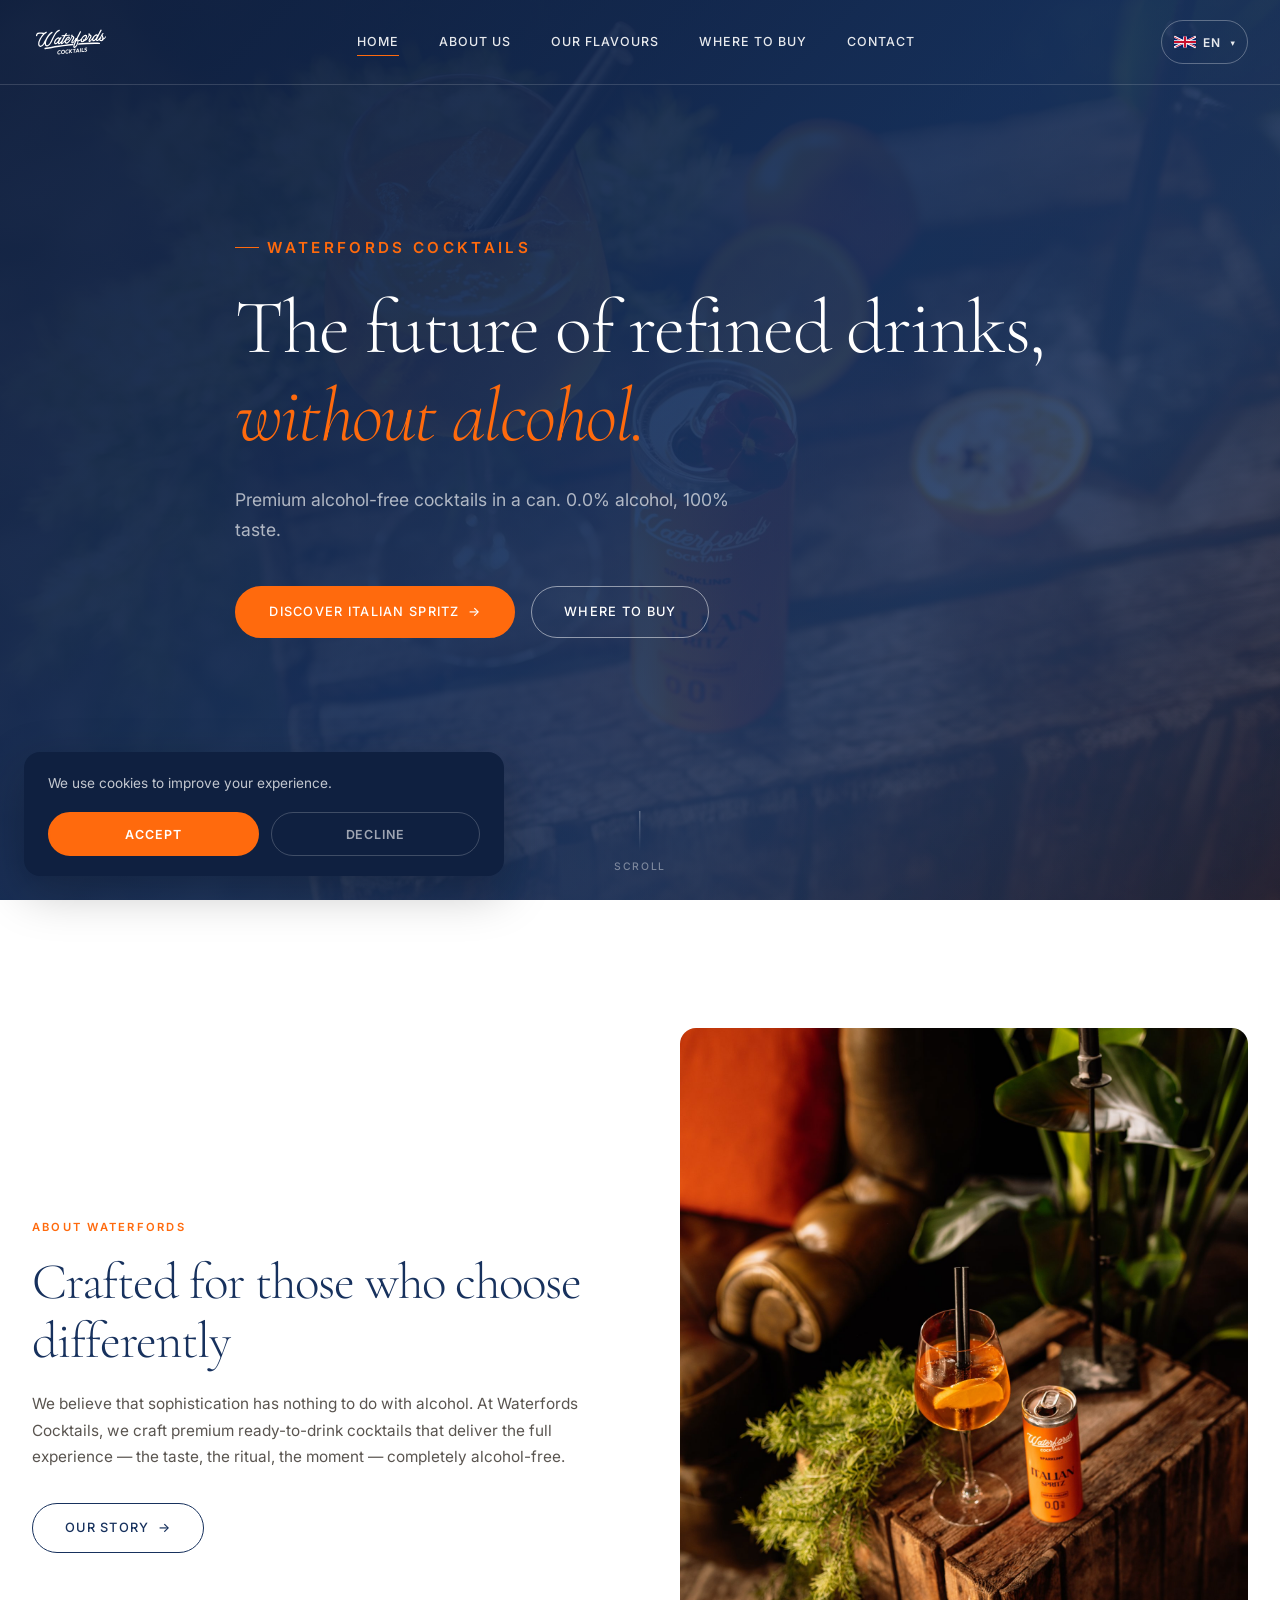
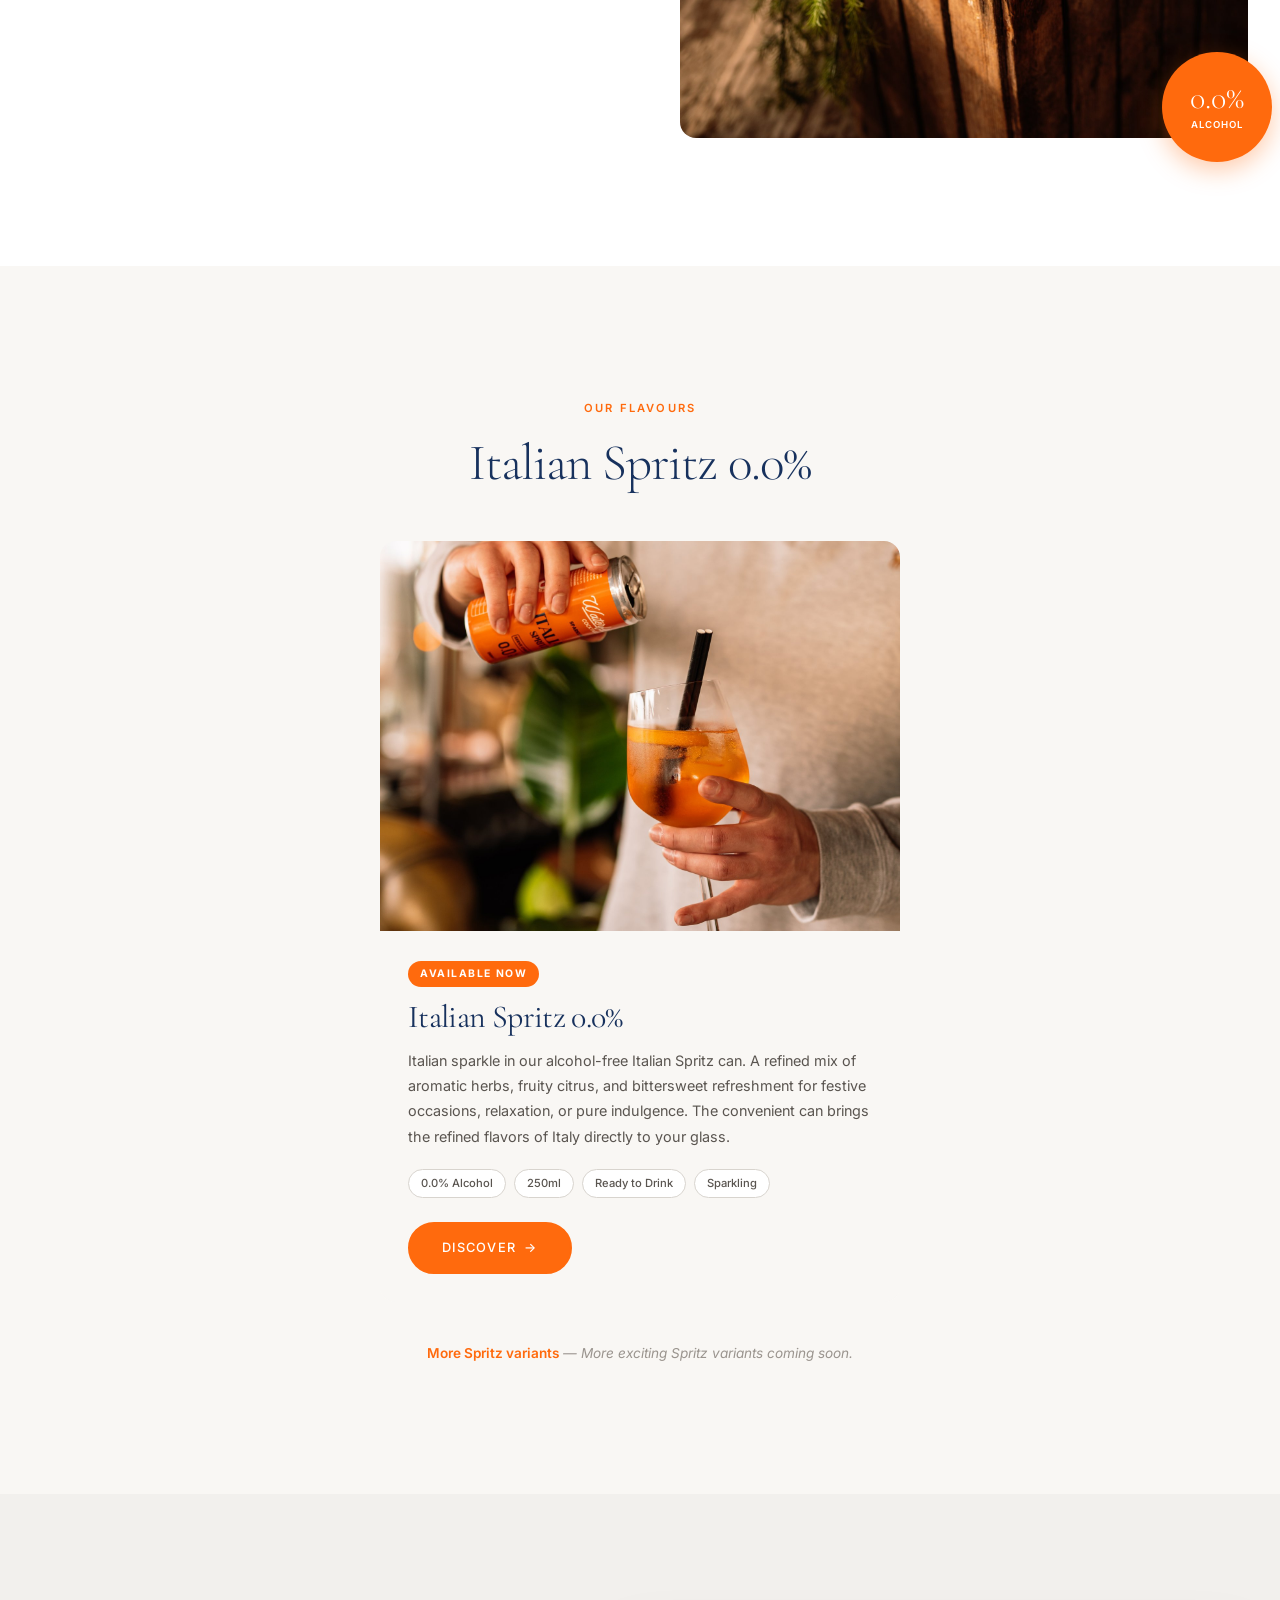
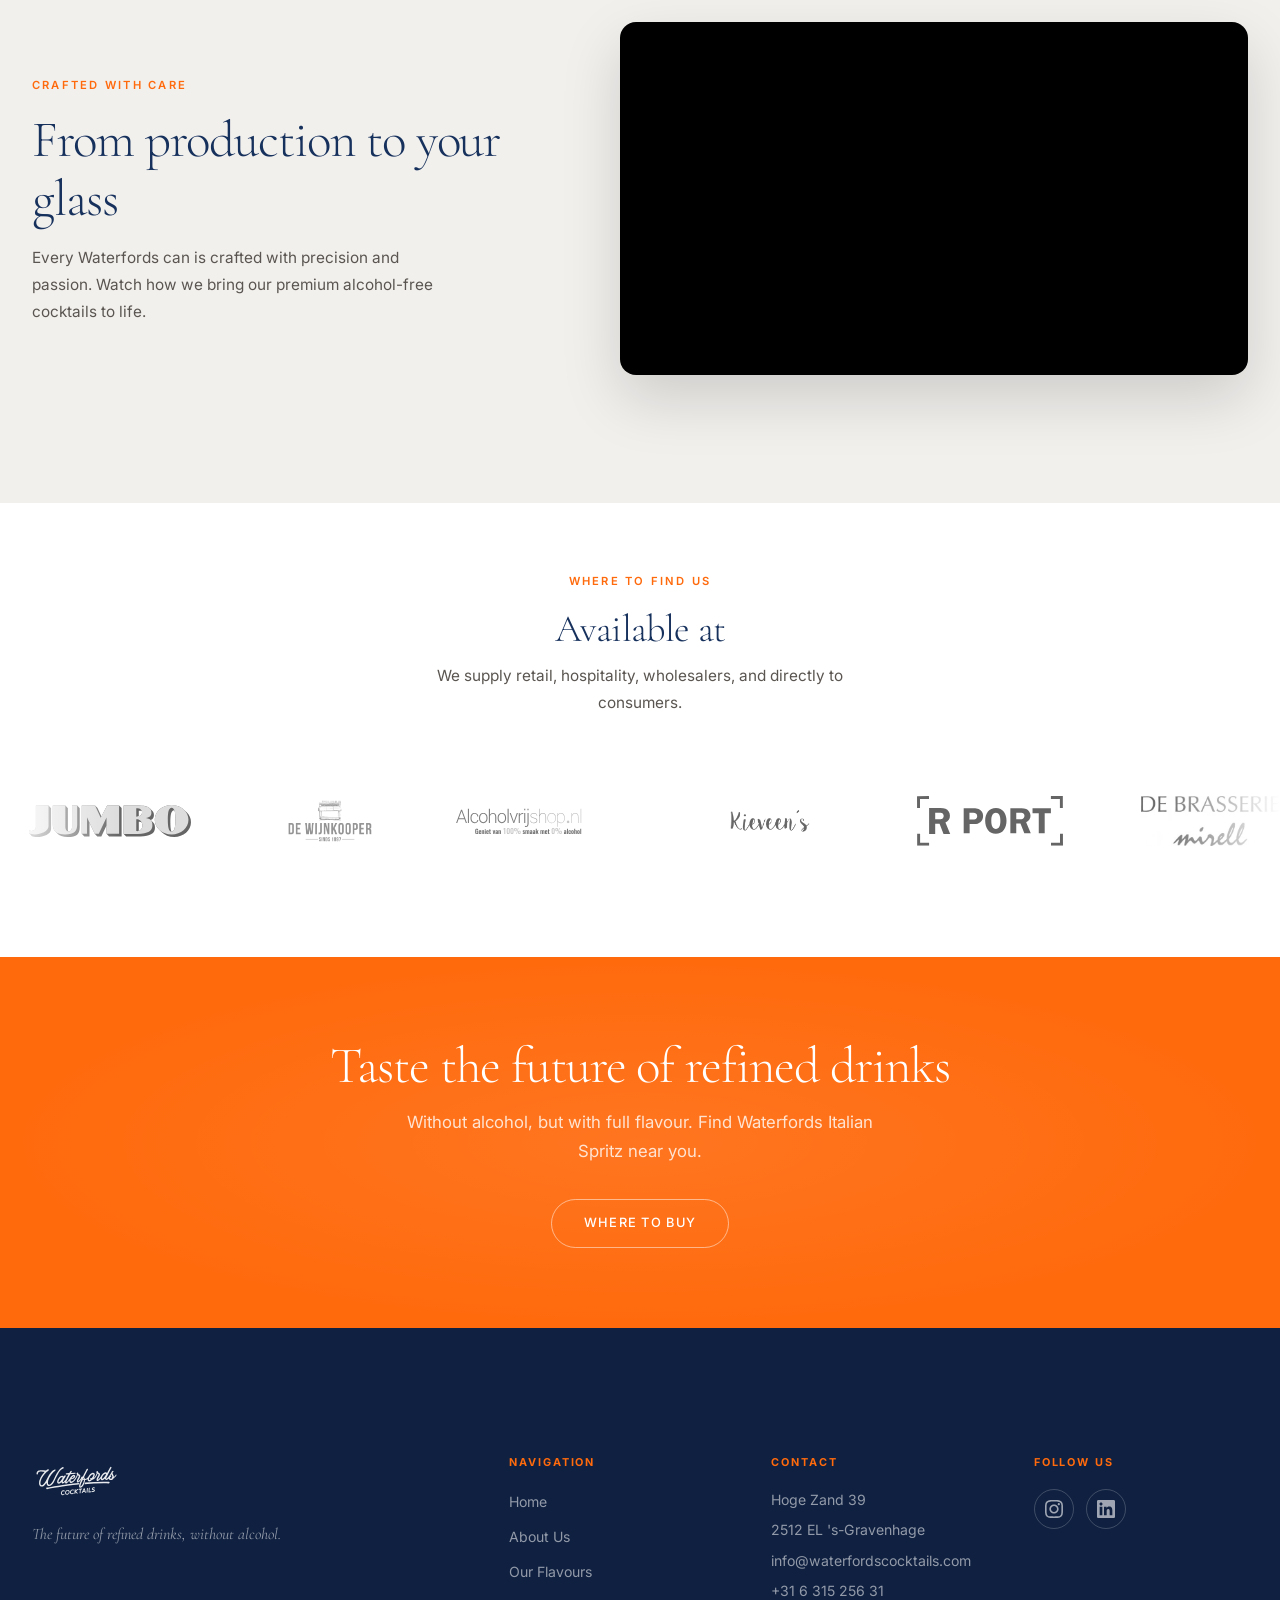
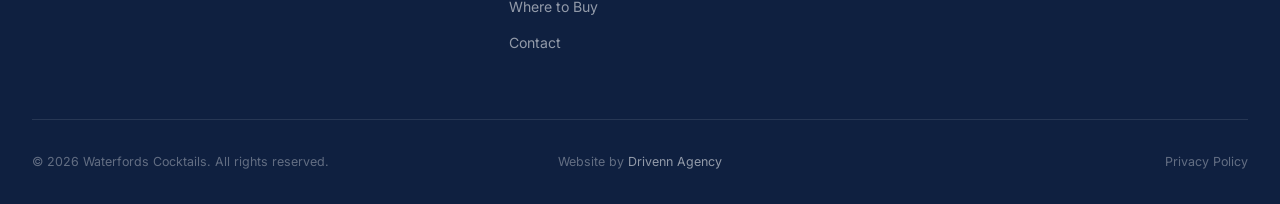
<file: index.html>
<!DOCTYPE html>
<html lang="en" dir="ltr">
<head>
  <!-- Google tag (gtag.js) -->
  <script async src="https://www.googletagmanager.com/gtag/js?id=G-CXFQQ4RWXP"></script>
  <script>
    window.dataLayer = window.dataLayer || [];
    function gtag(){dataLayer.push(arguments);}
    gtag('consent', 'default', { 'analytics_storage': localStorage.getItem('wf-cookies') === 'accepted' ? 'granted' : 'denied' });
    gtag('js', new Date());
    gtag('config', 'G-CXFQQ4RWXP');
  </script>
  <meta charset="UTF-8" />
  <meta name="viewport" content="width=device-width, initial-scale=1.0, viewport-fit=cover" />
  <title>Waterfords Cocktails – Premium Alcohol-Free Cocktails | 0.0%</title>
  <meta name="description" content="Waterfords Cocktails creates premium ready-to-drink alcohol-free cocktails. Our Italian Spritz 0.0% delivers refined flavour in a convenient 250ml can." />
  <meta name="robots" content="index, follow" />
  <link rel="canonical" href="https://waterfordscocktails.com/index.html" />

  <meta property="og:type" content="website" />
  <meta property="og:locale" content="en_GB" />
  <meta property="og:title" content="Waterfords Cocktails – Premium Alcohol-Free Cocktails" />
  <meta property="og:description" content="Premium ready-to-drink alcohol-free cocktails. Italian Spritz 0.0% – refined flavour, zero alcohol." />
  <meta property="og:url" content="https://waterfordscocktails.com/" />
  <meta property="og:image" content="https://waterfordscocktails.com/assets/images/og-image.webp" />
  <meta property="og:site_name" content="Waterfords Cocktails" />

  <meta name="twitter:card" content="summary_large_image" />
  <meta name="twitter:title" content="Waterfords Cocktails – Premium Alcohol-Free Cocktails" />
  <meta name="twitter:description" content="Premium ready-to-drink alcohol-free cocktails. Italian Spritz 0.0%." />
  <meta name="twitter:image" content="https://waterfordscocktails.com/assets/images/og-image.webp" />

  <link rel="icon" href="assets/favicons/favicon.svg" type="image/svg+xml" />
  <link rel="icon" href="assets/favicons/favicon.ico" sizes="any" />
  <link rel="apple-touch-icon" href="assets/favicons/apple-touch-icon.png" />
  <link rel="icon" type="image/png" sizes="32x32" href="assets/favicons/favicon-32x32.png" />
  <link rel="icon" type="image/png" sizes="16x16" href="assets/favicons/favicon-16x16.png" />
  <link rel="manifest" href="site.webmanifest" />
  <link rel="stylesheet" href="style.css" />

  <script type="application/ld+json">
  {
    "@context": "https://schema.org",
    "@type": "FoodBusiness",
    "name": "Waterfords Cocktails",
    "url": "https://waterfordscocktails.com",
    "telephone": "+31631525631",
    "email": "info@waterfordscocktails.com",
    "address": {
      "@type": "PostalAddress",
      "streetAddress": "Hoge Zand 39",
      "postalCode": "2512 EL",
      "addressLocality": "'s-Gravenhage",
      "addressCountry": "NL"
    },
    "sameAs": [
      "https://www.instagram.com/waterfords_cocktails",
      "https://www.linkedin.com/company/waterfords-cocktails/"
    ],
    "description": "Premium alcohol-free cocktails in a can. Italian Spritz 0.0%."
  }
  </script>
</head>
<body>

  <div id="header-slot"></div>

  <main>

    <!-- HERO -->
    <section class="hero" aria-label="Hero">
      <div class="hero-bg"></div>
      <div class="hero-bg-image">
        <img src="assets/images/flavours/italian_spritz_3.jpg" alt="Waterfords Italian Spritz can" width="1600" height="2400" loading="eager" />
      </div>
      <div class="hero-overlay"></div>

      <div class="container">
        <div class="hero-content">
          <span class="hero-label hero-label--lg">Waterfords Cocktails</span>
          <h1>
            <span data-i18n="hero.tagline">The future of refined drinks,</span><br />
            <span class="accent" data-i18n="hero.tagline2">without alcohol.</span>
          </h1>
          <p class="hero-sub" data-i18n="hero.sub">Premium alcohol-free cocktails in a can. 0.0% alcohol, 100% taste.</p>
          <div class="hero-ctas">
            <a href="flavours.html" class="btn btn-primary btn-arrow" data-i18n="hero.cta">Discover Italian Spritz</a>
            <a href="where-to-buy.html" class="btn btn-outline" data-i18n="hero.cta2">Where to Buy</a>
          </div>
        </div>
      </div>

      <div class="hero-scroll" aria-hidden="true">
        <div class="hero-scroll-line"></div>
        <span>Scroll</span>
      </div>
    </section>

    <!-- ABOUT SNIPPET -->
    <section class="section" aria-labelledby="about-heading">
      <div class="container">
        <div class="about-snippet">
          <div class="about-snippet-text reveal">
            <span class="section-label" data-i18n="about_snippet.label">About Waterfords</span>
            <h2 id="about-heading" data-i18n="about_snippet.title">Crafted for those who choose differently</h2>
            <p data-i18n="about_snippet.text">We believe that sophistication has nothing to do with alcohol.</p>
            <a href="about.html" class="btn btn-outline-dark btn-arrow" data-i18n="about_snippet.cta">Our Story</a>
          </div>

          <div class="about-snippet-visual reveal reveal-delay-2">
            <div class="about-snippet-img">
              <img src="assets/images/flavours/italian_spritz_1.jpg" alt="Waterfords Italian Spritz can and glass" width="800" height="1000" loading="lazy" />
            </div>
            <div class="about-badge" aria-label="0.0% alcohol">
              <span class="badge-num">0.0%</span>
              <span class="badge-text" data-i18n="about_snippet.badge_text">Alcohol</span>
            </div>
          </div>
        </div>
      </div>
    </section>

    <!-- FLAVOURS -->
    <section class="section section-light" aria-labelledby="flavours-heading">
      <div class="container">
        <div style="text-align:center; max-width:600px; margin:0 auto 3rem;" class="reveal">
          <span class="section-label" data-i18n="product.label">Our Flavours</span>
          <h2 id="flavours-heading" data-i18n="product.title" style="color:var(--clr-navy);">Italian Spritz 0.0%</h2>
        </div>

        <div style="max-width:520px; margin:0 auto;">
          <div class="flavour-card tilt-card reveal">
            <div class="flavour-card-img">
              <img src="assets/images/flavours/italian_spritz_4.jpg" alt="Waterfords Italian Spritz can with oranges" width="800" height="600" loading="lazy" />
            </div>
            <div class="flavour-card-body">
              <span class="flavour-badge">Available Now</span>
              <h3 data-i18n="product.title">Italian Spritz 0.0%</h3>
              <p data-i18n="product.desc">Italian sparkle in our alcohol-free Italian Spritz can.</p>
              <div class="flavour-tags">
                <span class="flavour-tag" data-i18n="product.badge1">0.0% Alcohol</span>
                <span class="flavour-tag" data-i18n="product.badge2">250ml</span>
                <span class="flavour-tag" data-i18n="product.badge3">Ready to Drink</span>
                <span class="flavour-tag" data-i18n="product.badge4">Sparkling</span>
              </div>
              <a href="flavours.html" class="btn btn-primary btn-arrow" data-i18n="product.cta">Discover</a>
            </div>
          </div>

          <p class="coming-soon-note reveal reveal-delay-2">
            <strong data-i18n="product.coming_soon">More Spritz variants</strong> — <span data-i18n="product.coming_soon_full">More exciting Spritz variants coming soon.</span>
          </p>
        </div>
      </div>
    </section>

    <!-- VIDEO -->
    <section class="video-section" aria-labelledby="video-heading">
      <div class="container">
        <div class="video-inner">
          <div class="video-text reveal">
            <span class="section-label" data-i18n="video.label">Crafted with care</span>
            <h2 id="video-heading" data-i18n="video.title">From production to your glass</h2>
            <p data-i18n="video.text">Every Waterfords can is crafted with precision and passion.</p>
          </div>
          <div class="video-wrapper reveal reveal-delay-2">
            <video
              src="assets/images/videos/productie.mp4"
              muted
              autoplay
              loop
              playsinline
              preload="metadata"
              aria-label="Waterfords production video"
            ></video>
          </div>
        </div>
      </div>
    </section>

    <!-- RETAILERS — dynamisch geladen vanuit content/partners.json -->
    <section class="retailers-section section-sm" aria-labelledby="retailers-heading">
      <div class="container">
        <div style="text-align:center; margin-bottom:2rem;" class="reveal">
          <span class="section-label" data-i18n="retailers.label">Where to Find Us</span>
          <h2 id="retailers-heading" data-i18n="retailers.title" style="color:var(--clr-navy); font-size:clamp(1.5rem,3vw,2.5rem);">Available at</h2>
          <p style="max-width:480px; margin:0.75rem auto 0;" data-i18n="retailers.text">We supply retail, hospitality, wholesalers and consumers directly.</p>
        </div>
      </div>

      <div class="retailers-strip" aria-label="Partner logos">
        <div class="retailers-track" id="retailers-track-home" role="list">
          <!-- Wordt dynamisch gevuld door loadPartnersHome() in script.js -->
          <!-- Fallback voor het geval JSON nog niet geladen is -->
          <noscript>
            <div class="retailer-logo" role="listitem"><img src="assets/images/companys/De_Wijnkooper_donkergrijs.svg" alt="De Wijnkooper" loading="lazy" /></div>
            <div class="retailer-logo" role="listitem"><img src="assets/images/companys/Alcoholvrijshop_logo.svg" alt="Alcoholvrij Shop" loading="lazy" /></div>
            <div class="retailer-logo" role="listitem"><img src="assets/images/companys/Jumbo_Logo.svg" alt="Jumbo" loading="lazy" /></div>
          </noscript>
        </div>
      </div>
    </section>

    <!-- CTA -->
    <section class="cta-strip" aria-label="Call to action">
      <div class="container">
        <h2 class="reveal" data-i18n="cta_strip.title">Taste the future of refined drinks</h2>
        <p class="reveal reveal-delay-1" data-i18n="cta_strip.text">Without alcohol, but with full flavour.</p>
        <div class="reveal reveal-delay-2">
          <a href="where-to-buy.html" class="btn btn-outline" data-i18n="nav.where">Where to Buy</a>
        </div>
      </div>
    </section>

  </main>

  <div id="footer-slot"></div>

  <div class="cookie-banner" role="dialog" aria-label="Cookie consent">
    <p data-i18n="cookie_banner.text">We use cookies to improve your experience.</p>
    <div class="cookie-btns">
      <button class="cookie-accept" data-i18n="cookie_banner.accept">Accept</button>
      <button class="cookie-decline" data-i18n="cookie_banner.decline">Decline</button>
    </div>
  </div>

  <script src="js/script.js" defer></script>
</body>
</html>
</file>
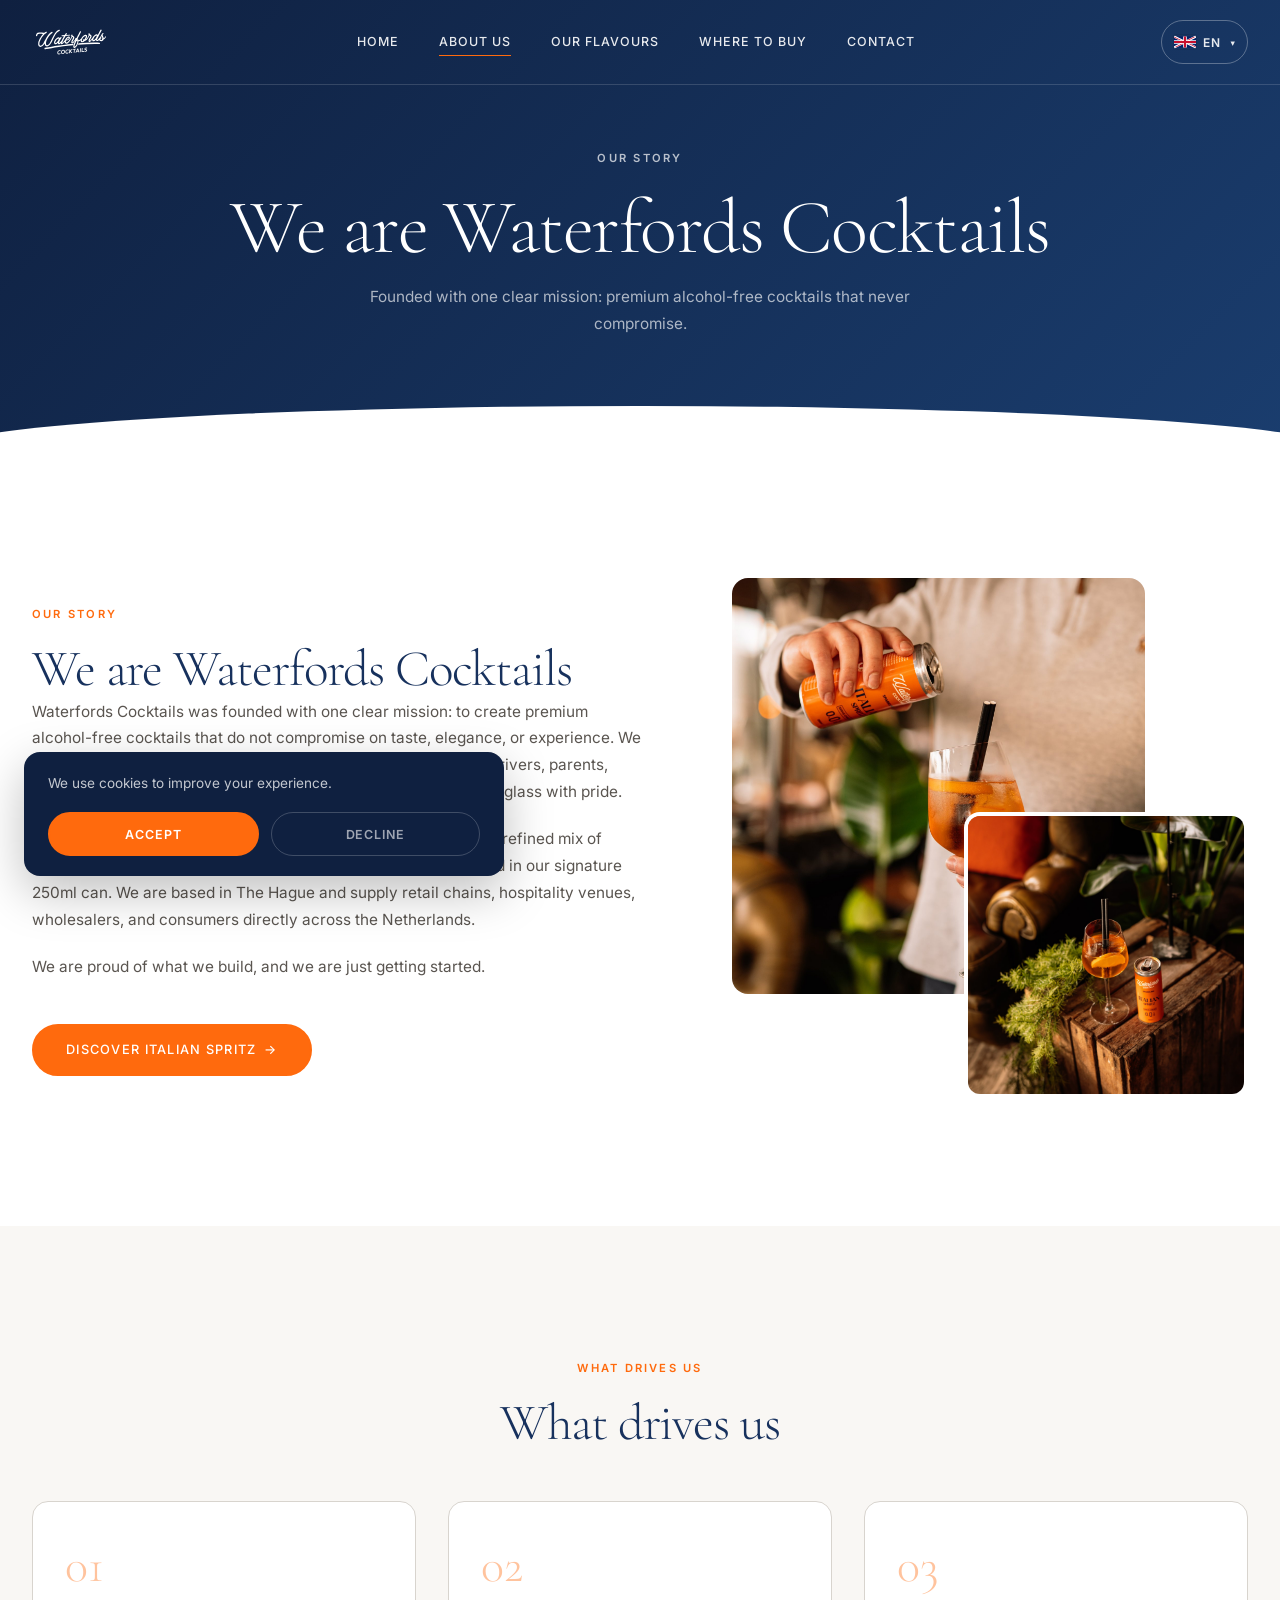
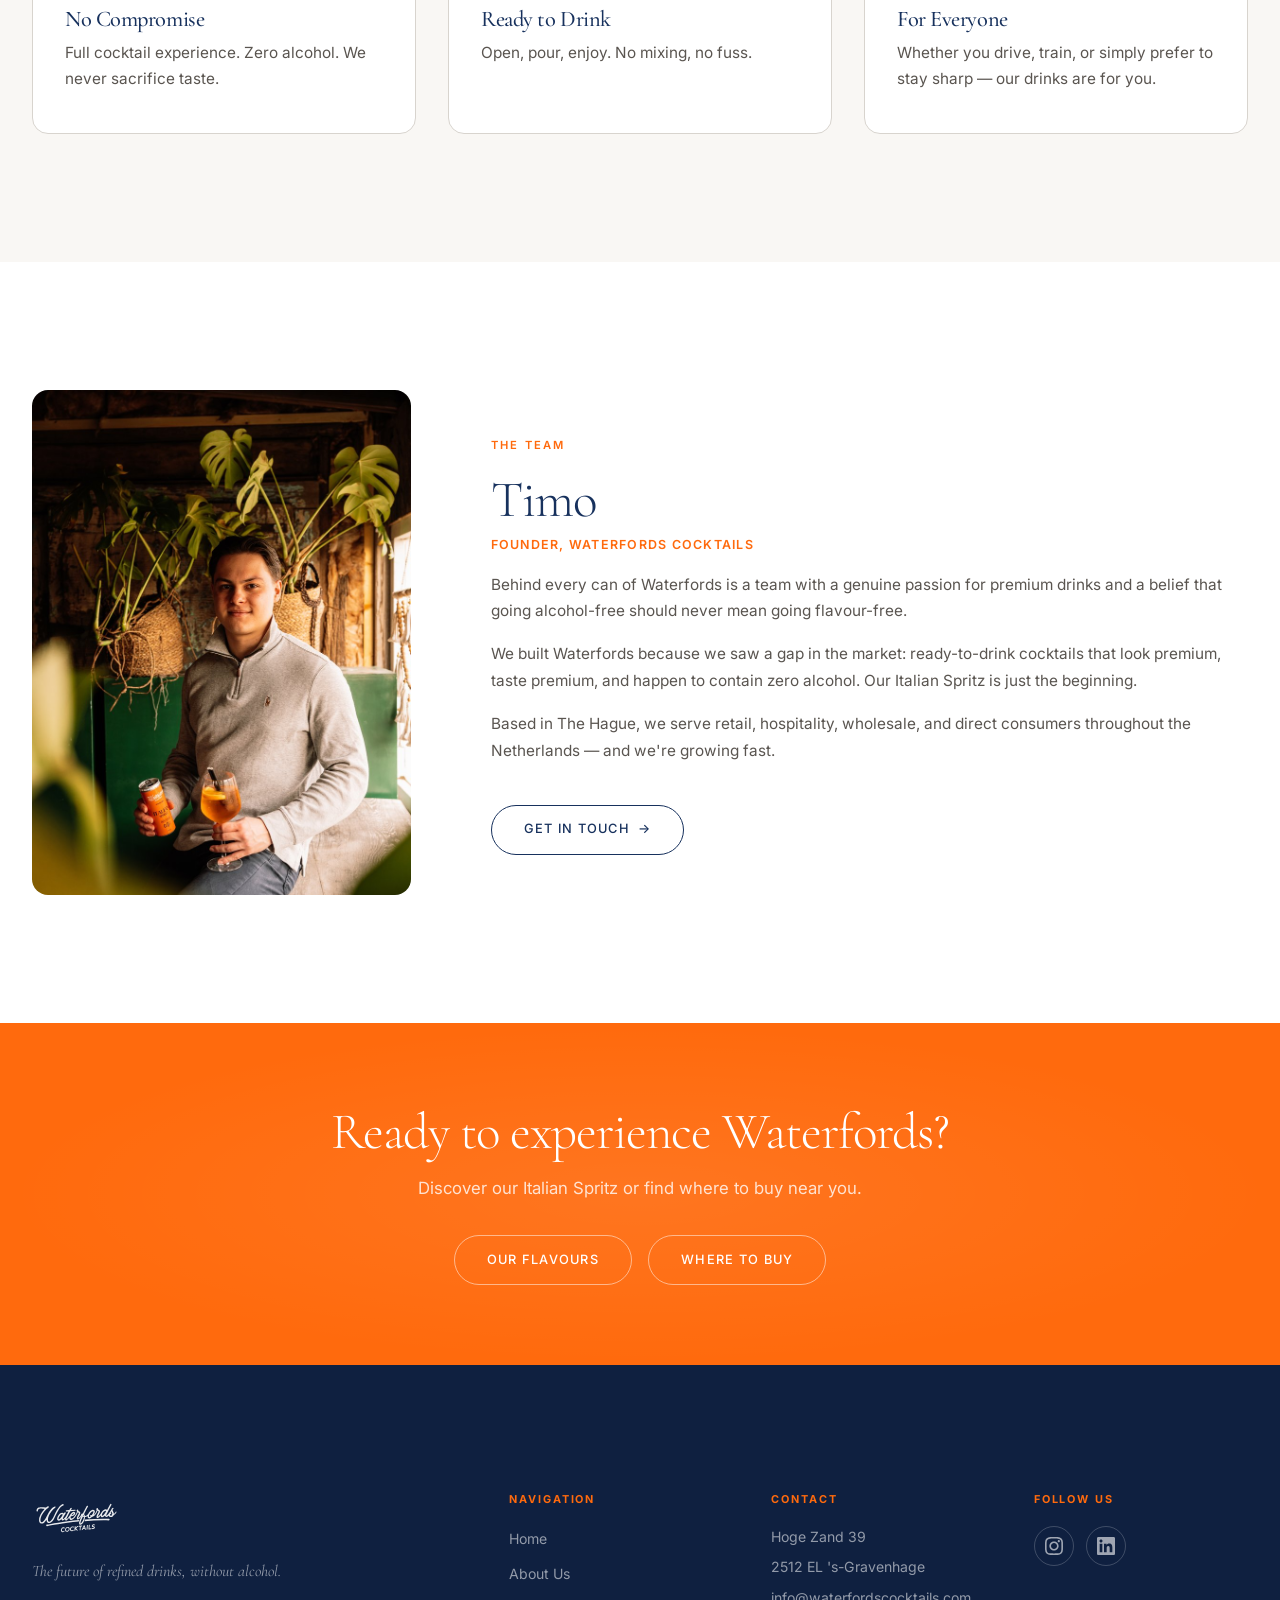
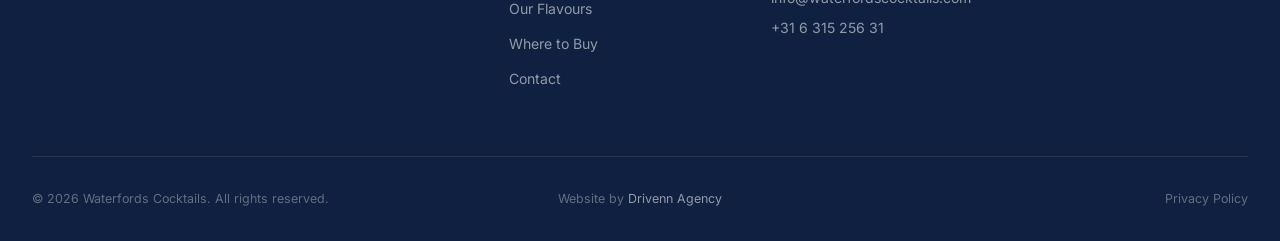
<file: about.html>
<!DOCTYPE html>
<html lang="en" dir="ltr">
<head>
  <!-- Google tag (gtag.js) -->
  <script async src="https://www.googletagmanager.com/gtag/js?id=G-CXFQQ4RWXP"></script>
  <script>
    window.dataLayer = window.dataLayer || [];
    function gtag(){dataLayer.push(arguments);}
    gtag('consent', 'default', { 'analytics_storage': localStorage.getItem('wf-cookies') === 'accepted' ? 'granted' : 'denied' });
    gtag('js', new Date());
    gtag('config', 'G-CXFQQ4RWXP');
  </script>
  <meta charset="UTF-8" />
  <meta name="viewport" content="width=device-width, initial-scale=1.0, viewport-fit=cover" />
  <title>About Us – Our Story | Waterfords Cocktails</title>
  <meta name="description" content="Learn about Waterfords Cocktails — founded in The Hague to create premium alcohol-free cocktails without compromise on taste, elegance, or experience." />
  <meta name="robots" content="index, follow" />
  <link rel="canonical" href="https://waterfordscocktails.com/about.html" />
  <meta property="og:type" content="website" />
  <meta property="og:locale" content="en_GB" />
  <meta property="og:title" content="About Us | Waterfords Cocktails" />
  <meta property="og:description" content="Founded in The Hague to create premium alcohol-free cocktails." />
  <meta property="og:url" content="https://waterfordscocktails.com/about.html" />
  <meta property="og:image" content="https://waterfordscocktails.com/assets/images/og-image.webp" />
  <meta name="twitter:card" content="summary_large_image" />
  <meta name="twitter:title" content="About Us | Waterfords Cocktails" />
  <meta name="twitter:description" content="Premium alcohol-free cocktails, crafted in The Hague." />
  <meta name="twitter:image" content="https://waterfordscocktails.com/assets/images/og-image.webp" />

  <link rel="icon" href="assets/favicons/favicon.svg" type="image/svg+xml" />
  <link rel="icon" href="assets/favicons/favicon.ico" sizes="any" />
  <link rel="apple-touch-icon" href="assets/favicons/apple-touch-icon.png" />
  <link rel="icon" type="image/png" sizes="32x32" href="assets/favicons/favicon-32x32.png" />
  <link rel="icon" type="image/png" sizes="16x16" href="assets/favicons/favicon-16x16.png" />
  <link rel="manifest" href="site.webmanifest" />
  <link rel="stylesheet" href="style.css" />
</head>
<body>

  <div id="header-slot"></div>

  <main>

    <div class="page-hero">
      <div class="container">
        <span class="section-label section-label--white" data-i18n="about_page.label">Our Story</span>
        <h1 data-i18n="about_page.title">We are Waterfords Cocktails</h1>
        <p data-i18n="about_page.subtitle">Founded with one clear mission.</p>
      </div>
    </div>

    <section class="section" aria-labelledby="about-intro-heading">
      <div class="container">
        <div class="about-intro-grid">
          <div class="about-intro-text reveal">
            <span class="section-label" data-i18n="about_page.label">Our Story</span>
            <h2 id="about-intro-heading" style="color:var(--clr-navy);" data-i18n="about_page.title">We are Waterfords Cocktails</h2>
            <p data-i18n="about_page.text1">Waterfords Cocktails was founded with one clear mission.</p>
            <p data-i18n="about_page.text2">Our Italian Spritz is the result of months of careful formulation.</p>
            <p data-i18n="about_page.text3">We are proud of what we build, and we are just getting started.</p>
            <a href="flavours.html" class="btn btn-primary btn-arrow" style="margin-top:1.5rem;" data-i18n="about_page.cta">Discover Italian Spritz</a>
          </div>

          <div class="about-img-stack reveal reveal-delay-2">
            <div class="about-img-main">
              <img src="assets/images/flavours/italian_spritz_4.jpg" alt="Waterfords Italian Spritz can" width="600" height="480" loading="lazy" />
            </div>
            <div class="about-img-secondary">
              <img src="assets/images/flavours/italian_spritz_1.jpg" alt="Waterfords Italian Spritz glass" width="400" height="400" loading="lazy" />
            </div>
          </div>
        </div>
      </div>
    </section>

    <section class="section section-light" aria-labelledby="values-heading">
      <div class="container">
        <div style="text-align:center; max-width:560px; margin:0 auto 3rem;" class="reveal">
          <span class="section-label" data-i18n="about_page.values_label">What drives us</span>
          <h2 id="values-heading" style="color:var(--clr-navy);" data-i18n="about_page.values_label">What drives us</h2>
        </div>
        <div class="values-grid">
          <div class="value-card reveal">
            <div class="value-num" aria-hidden="true">01</div>
            <h4 data-i18n="about_page.v1_title">No Compromise</h4>
            <p data-i18n="about_page.v1_text">Full cocktail experience. Zero alcohol.</p>
          </div>
          <div class="value-card reveal reveal-delay-2">
            <div class="value-num" aria-hidden="true">02</div>
            <h4 data-i18n="about_page.v2_title">Ready to Drink</h4>
            <p data-i18n="about_page.v2_text">Open, pour, enjoy.</p>
          </div>
          <div class="value-card reveal reveal-delay-3">
            <div class="value-num" aria-hidden="true">03</div>
            <h4 data-i18n="about_page.v3_title">For Everyone</h4>
            <p data-i18n="about_page.v3_text">Whether you drive, train, or simply prefer to stay sharp.</p>
          </div>
        </div>
      </div>
    </section>

    <section class="founder-section" aria-labelledby="founder-heading">
      <div class="container">
        <div class="founder-inner">
          <div class="founder-portrait reveal">
            <img src="assets/images/foto_timo.jpg" alt="Timo — founder of Waterfords Cocktails" width="600" height="800" loading="lazy" />
          </div>
          <div class="founder-text reveal reveal-delay-2">
            <span class="section-label" data-i18n="about_page.founder_label">The Team</span>
            <h2 id="founder-heading" style="color:var(--clr-navy);" data-i18n="about_page.founder_name">Timo</h2>
            <p class="founder-name-sub" data-i18n="about_page.founder_role">Founder, Waterfords Cocktails</p>
            <p data-i18n="about_page.founder_p1">Behind every can of Waterfords is a team with passion.</p>
            <p data-i18n="about_page.founder_p2">We built Waterfords because we saw a gap in the market.</p>
            <p data-i18n="about_page.founder_p3">Based in The Hague, we serve customers throughout the Netherlands.</p>
            <a href="contact.html" class="btn btn-outline-dark btn-arrow" style="margin-top:1.5rem;" data-i18n="about_page.founder_cta">Get in Touch</a>
          </div>
        </div>
      </div>
    </section>

    <section class="cta-strip" aria-label="Call to action">
      <div class="container">
        <h2 class="reveal" data-i18n="about_page.cta_strip_title">Ready to experience Waterfords?</h2>
        <p class="reveal reveal-delay-1" data-i18n="about_page.cta_strip_text">Discover our Italian Spritz or find where to buy.</p>
        <div style="display:flex; flex-wrap:wrap; gap:1rem; justify-content:center;" class="reveal reveal-delay-2">
          <a href="flavours.html" class="btn btn-outline" data-i18n="nav.flavours">Our Flavours</a>
          <a href="where-to-buy.html" class="btn btn-outline" data-i18n="nav.where">Where to Buy</a>
        </div>
      </div>
    </section>

  </main>

  <div id="footer-slot"></div>

  <div class="cookie-banner" role="dialog" aria-label="Cookie consent">
    <p data-i18n="cookie_banner.text">We use cookies to improve your experience.</p>
    <div class="cookie-btns">
      <button class="cookie-accept" data-i18n="cookie_banner.accept">Accept</button>
      <button class="cookie-decline" data-i18n="cookie_banner.decline">Decline</button>
    </div>
  </div>

  <script src="js/script.js" defer></script>
</body>
</html>
</file>
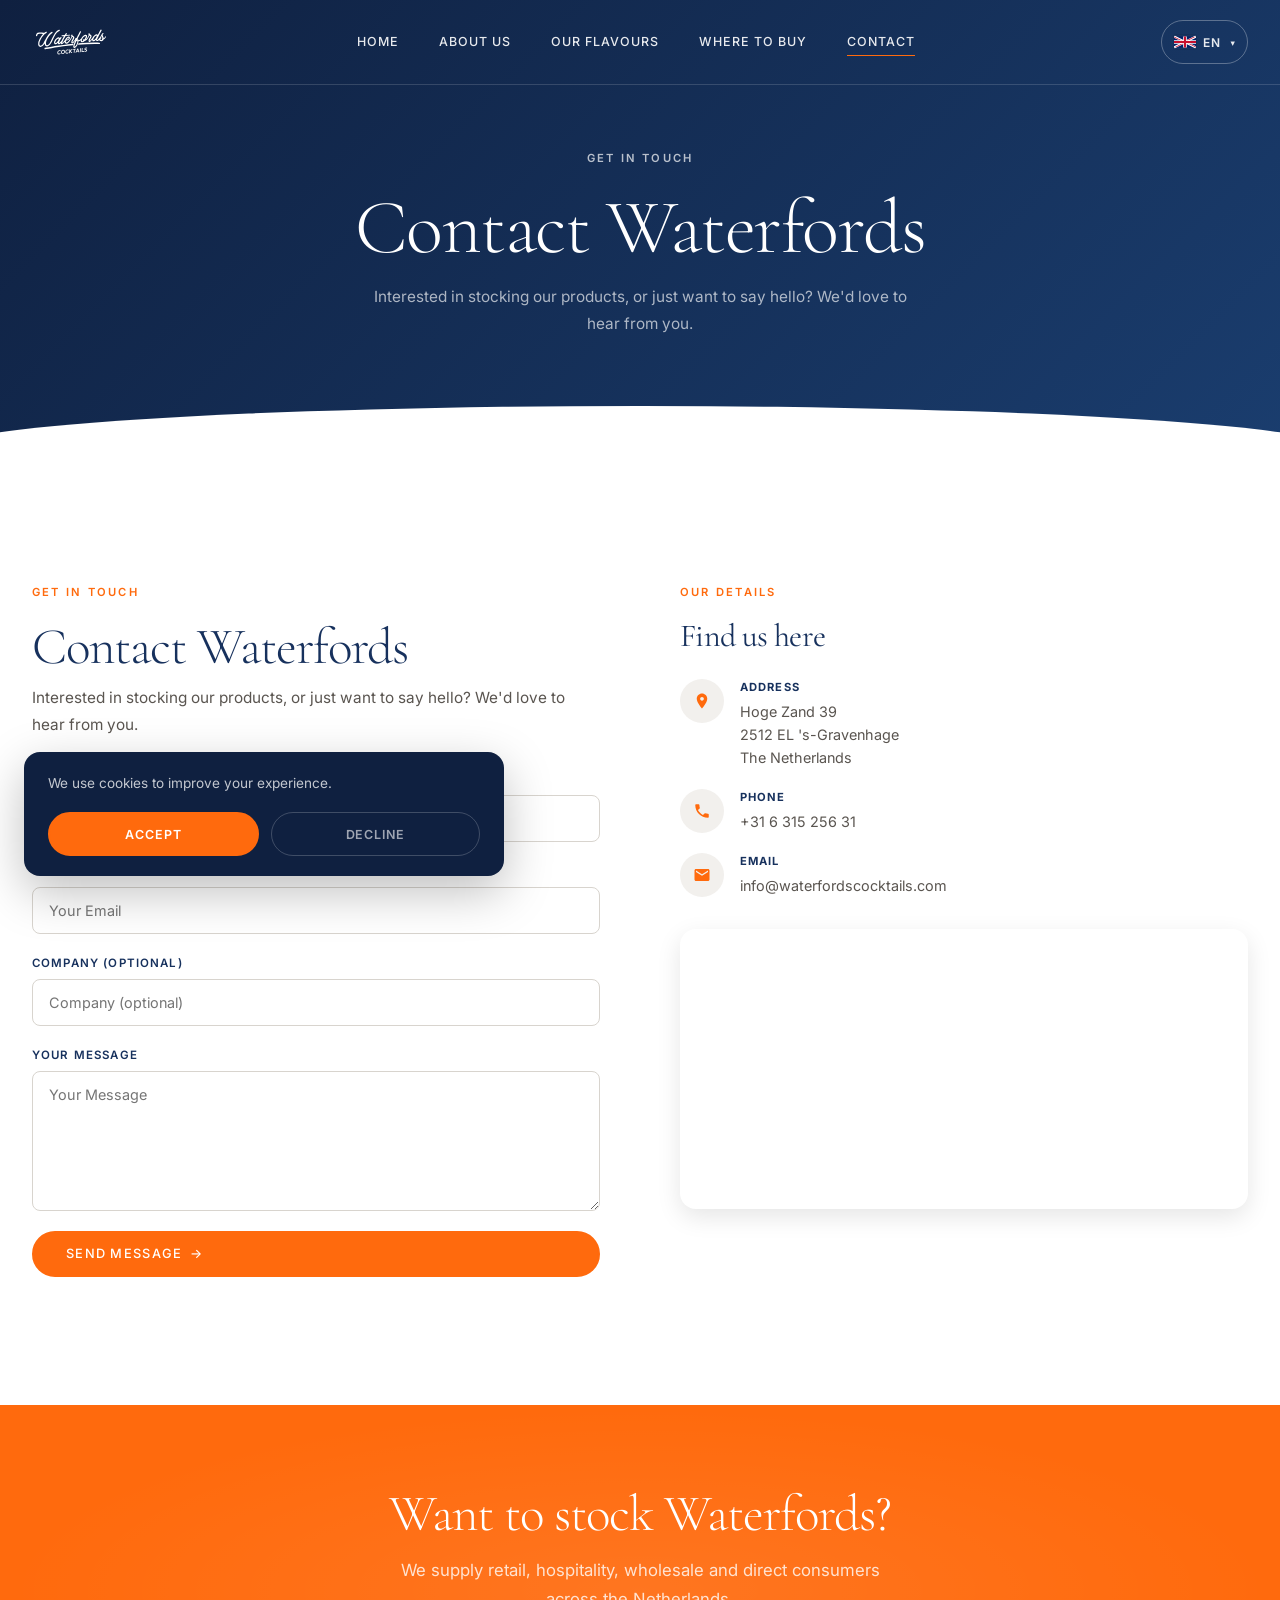
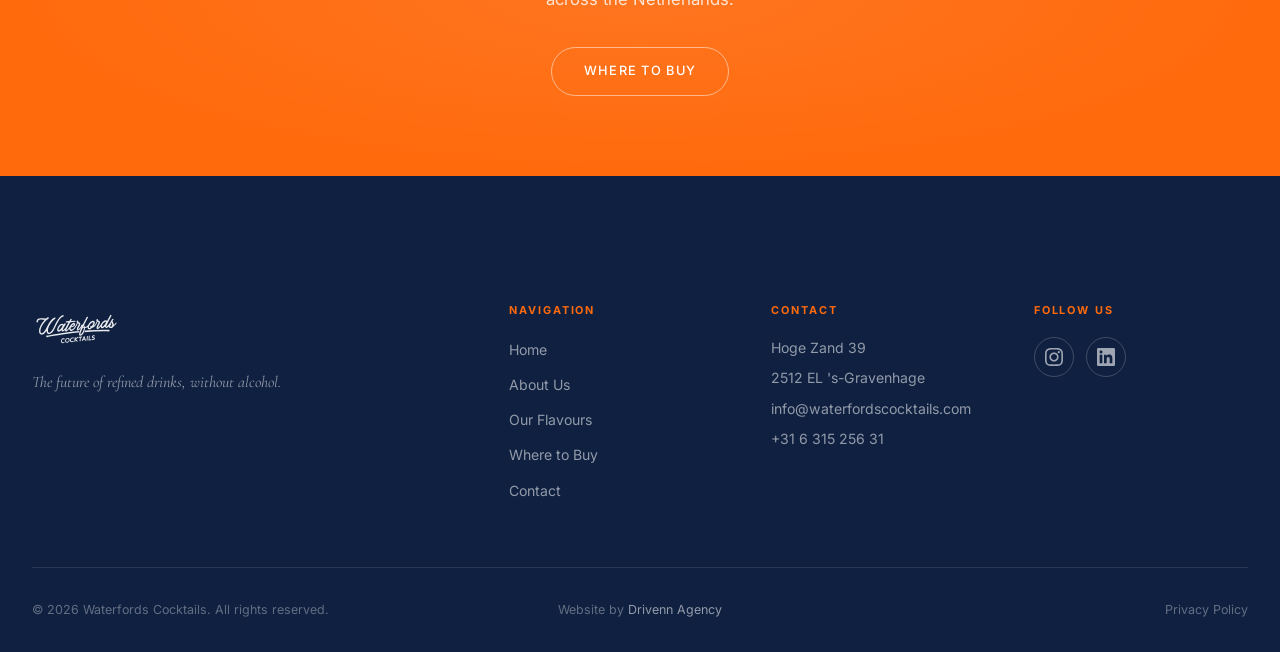
<file: contact.html>
<!DOCTYPE html>
<html lang="en" dir="ltr">
<head>
  <!-- Google tag (gtag.js) -->
  <script async src="https://www.googletagmanager.com/gtag/js?id=G-CXFQQ4RWXP"></script>
  <script>
    window.dataLayer = window.dataLayer || [];
    function gtag(){dataLayer.push(arguments);}
    gtag('consent', 'default', { 'analytics_storage': localStorage.getItem('wf-cookies') === 'accepted' ? 'granted' : 'denied' });
    gtag('js', new Date());
    gtag('config', 'G-CXFQQ4RWXP');
  </script>
  <meta charset="UTF-8" />
  <meta name="viewport" content="width=device-width, initial-scale=1.0, viewport-fit=cover" />
  <title>Contact Us | Waterfords Cocktails</title>
  <meta name="description" content="Get in touch with Waterfords Cocktails for retail, hospitality, wholesale, or direct orders." />
  <meta name="robots" content="index, follow" />
  <link rel="canonical" href="https://waterfordscocktails.com/contact.html" />
  <meta property="og:type" content="website" />
  <meta property="og:locale" content="en_GB" />
  <meta property="og:title" content="Contact | Waterfords Cocktails" />
  <meta property="og:description" content="Reach out for retail, hospitality, wholesale enquiries or direct orders." />
  <meta property="og:url" content="https://waterfordscocktails.com/contact.html" />
  <meta property="og:image" content="https://waterfordscocktails.com/assets/images/og-image.webp" />

  <link rel="icon" href="assets/favicons/favicon.svg" type="image/svg+xml" />
  <link rel="icon" href="assets/favicons/favicon.ico" sizes="any" />
  <link rel="apple-touch-icon" href="assets/favicons/apple-touch-icon.png" />
  <link rel="icon" type="image/png" sizes="32x32" href="assets/favicons/favicon-32x32.png" />
  <link rel="icon" type="image/png" sizes="16x16" href="assets/favicons/favicon-16x16.png" />
  <link rel="manifest" href="site.webmanifest" />
  <link rel="stylesheet" href="style.css" />
</head>
<body>

  <div id="header-slot"></div>

  <main>

    <div class="page-hero">
      <div class="container">
        <span class="section-label section-label--white" data-i18n="contact_page.label">Get in Touch</span>
        <h1 data-i18n="contact_page.title">Contact Waterfords</h1>
        <p data-i18n="contact_page.text">Interested in stocking our products, or just want to say hello?</p>
      </div>
    </div>

    <section class="section" aria-labelledby="contact-heading">
      <div class="container">
        <div class="contact-grid">

          <div class="reveal">
            <span class="section-label" data-i18n="contact_page.label">Contact</span>
            <h2 id="contact-heading" style="color:var(--clr-navy); margin-bottom:0.5rem;" data-i18n="contact_page.title">Contact Waterfords</h2>
            <p style="margin-bottom:2rem;" data-i18n="contact_page.text">We'd love to hear from you.</p>

            <form id="contact-form" action="https://formspree.io/f/xwvzabzw" method="POST" class="contact-form" novalidate>
              <div class="form-group">
                <label for="contact-name" data-i18n="contact_page.name">Your Name</label>
                <input type="text" id="contact-name" name="name" required autocomplete="name" data-i18n-placeholder="contact_page.name" placeholder="Your Name" />
              </div>
              <div class="form-group">
                <label for="contact-email" data-i18n="contact_page.email">Your Email</label>
                <input type="email" id="contact-email" name="email" required autocomplete="email" data-i18n-placeholder="contact_page.email" placeholder="Your Email" />
              </div>
              <div class="form-group">
                <label for="contact-company" data-i18n="contact_page.company">Company (optional)</label>
                <input type="text" id="contact-company" name="company" autocomplete="organization" data-i18n-placeholder="contact_page.company" placeholder="Company (optional)" />
              </div>
              <div class="form-group">
                <label for="contact-message" data-i18n="contact_page.message">Your Message</label>
                <textarea id="contact-message" name="message" required data-i18n-placeholder="contact_page.message" placeholder="Your Message"></textarea>
              </div>
              <input type="text" name="_gotcha" style="display:none;" tabindex="-1" autocomplete="off" />

              <div id="form-success" class="form-success" role="alert" data-i18n="contact_page.success">Thank you! We'll be in touch soon.</div>

              <button type="submit" class="btn btn-primary btn-arrow" data-i18n="contact_page.send" data-sending="Sending...">Send Message</button>
            </form>
          </div>

          <div class="contact-info reveal reveal-delay-2">
            <span class="section-label" data-i18n="contact_page.details_label">Our Details</span>
            <h3 style="color:var(--clr-navy); margin-bottom:1.5rem;" data-i18n="contact_page.find_us">Find us here</h3>

            <div class="contact-info-item">
              <div class="contact-info-icon" aria-hidden="true">
                <svg viewBox="0 0 24 24" xmlns="http://www.w3.org/2000/svg"><path d="M12 2C8.13 2 5 5.13 5 9c0 5.25 7 13 7 13s7-7.75 7-13c0-3.87-3.13-7-7-7zm0 9.5c-1.38 0-2.5-1.12-2.5-2.5s1.12-2.5 2.5-2.5 2.5 1.12 2.5 2.5-1.12 2.5-2.5 2.5z"/></svg>
              </div>
              <div class="contact-info-text">
                <strong data-i18n="contact_page.address_label">Address</strong>
                <span>Hoge Zand 39</span>
                <span>2512 EL 's-Gravenhage</span>
                <span>The Netherlands</span>
              </div>
            </div>

            <div class="contact-info-item">
              <div class="contact-info-icon" aria-hidden="true">
                <svg viewBox="0 0 24 24" xmlns="http://www.w3.org/2000/svg"><path d="M6.62 10.79c1.44 2.83 3.76 5.14 6.59 6.59l2.2-2.2c.27-.27.67-.36 1.02-.24 1.12.37 2.33.57 3.57.57.55 0 1 .45 1 1V20c0 .55-.45 1-1 1-9.39 0-17-7.61-17-17 0-.55.45-1 1-1h3.5c.55 0 1 .45 1 1 0 1.25.2 2.45.57 3.57.11.35.03.74-.25 1.02l-2.2 2.2z"/></svg>
              </div>
              <div class="contact-info-text">
                <strong data-i18n="contact_page.phone_label">Phone</strong>
                <a href="tel:+31631525631">+31 6 315 256 31</a>
              </div>
            </div>

            <div class="contact-info-item">
              <div class="contact-info-icon" aria-hidden="true">
                <svg viewBox="0 0 24 24" xmlns="http://www.w3.org/2000/svg"><path d="M20 4H4c-1.1 0-1.99.9-1.99 2L2 18c0 1.1.9 2 2 2h16c1.1 0 2-.9 2-2V6c0-1.1-.9-2-2-2zm0 4l-8 5-8-5V6l8 5 8-5v2z"/></svg>
              </div>
              <div class="contact-info-text">
                <strong data-i18n="contact_page.email_label">Email</strong>
                <a href="mailto:info@waterfordscocktails.com">info@waterfordscocktails.com</a>
              </div>
            </div>

            <div class="map-wrapper">
              <iframe title="Waterfords location" src="https://www.google.com/maps/embed?pb=!1m18!1m12!1m3!1d2452.278897854929!2d4.308977!3d52.074567!2m3!1f0!2f0!3f0!3m2!1i1024!2i768!4f13.1!3m3!1m2!1s0x47c5b736e46ec12b%3A0xc29ce3d27ccb3cb3!2sHoge%20Zand%2039%2C%202512%20EL%20Den%20Haag!5e0!3m2!1snl!2snl!4v1700000000000!5m2!1snl!2snl" width="600" height="280" loading="lazy" referrerpolicy="no-referrer-when-downgrade" allowfullscreen></iframe>
            </div>
          </div>

        </div>
      </div>
    </section>

    <section class="cta-strip" aria-label="Call to action">
      <div class="container">
        <h2 class="reveal" data-i18n="contact_page.cta_title">Want to stock Waterfords?</h2>
        <p class="reveal reveal-delay-1" data-i18n="contact_page.cta_text">We supply retail, hospitality, wholesale and direct consumers.</p>
        <div class="reveal reveal-delay-2">
          <a href="where-to-buy.html" class="btn btn-outline" data-i18n="nav.where">Where to Buy</a>
        </div>
      </div>
    </section>

  </main>

  <div id="footer-slot"></div>

  <div class="cookie-banner" role="dialog" aria-label="Cookie consent">
    <p data-i18n="cookie_banner.text">We use cookies to improve your experience.</p>
    <div class="cookie-btns">
      <button class="cookie-accept" data-i18n="cookie_banner.accept">Accept</button>
      <button class="cookie-decline" data-i18n="cookie_banner.decline">Decline</button>
    </div>
  </div>

  <script src="js/script.js" defer></script>
</body>
</html>
</file>
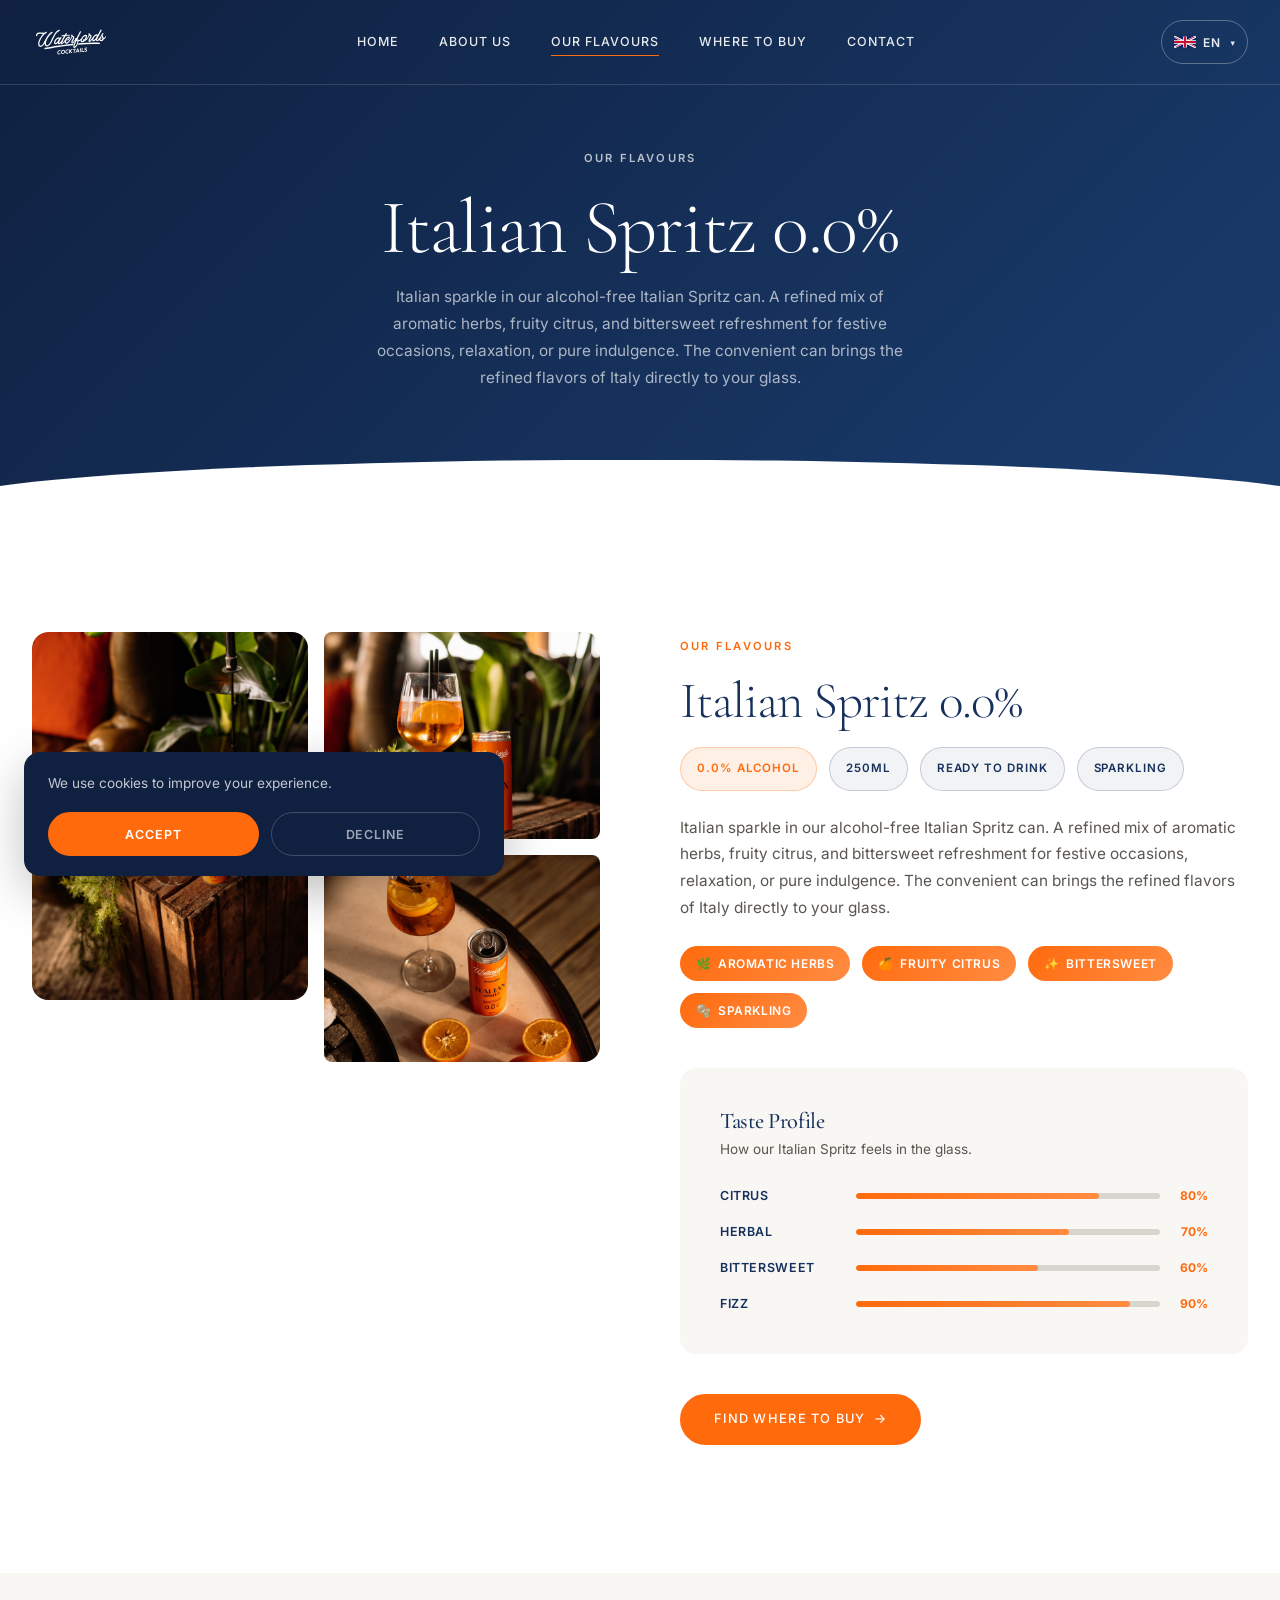
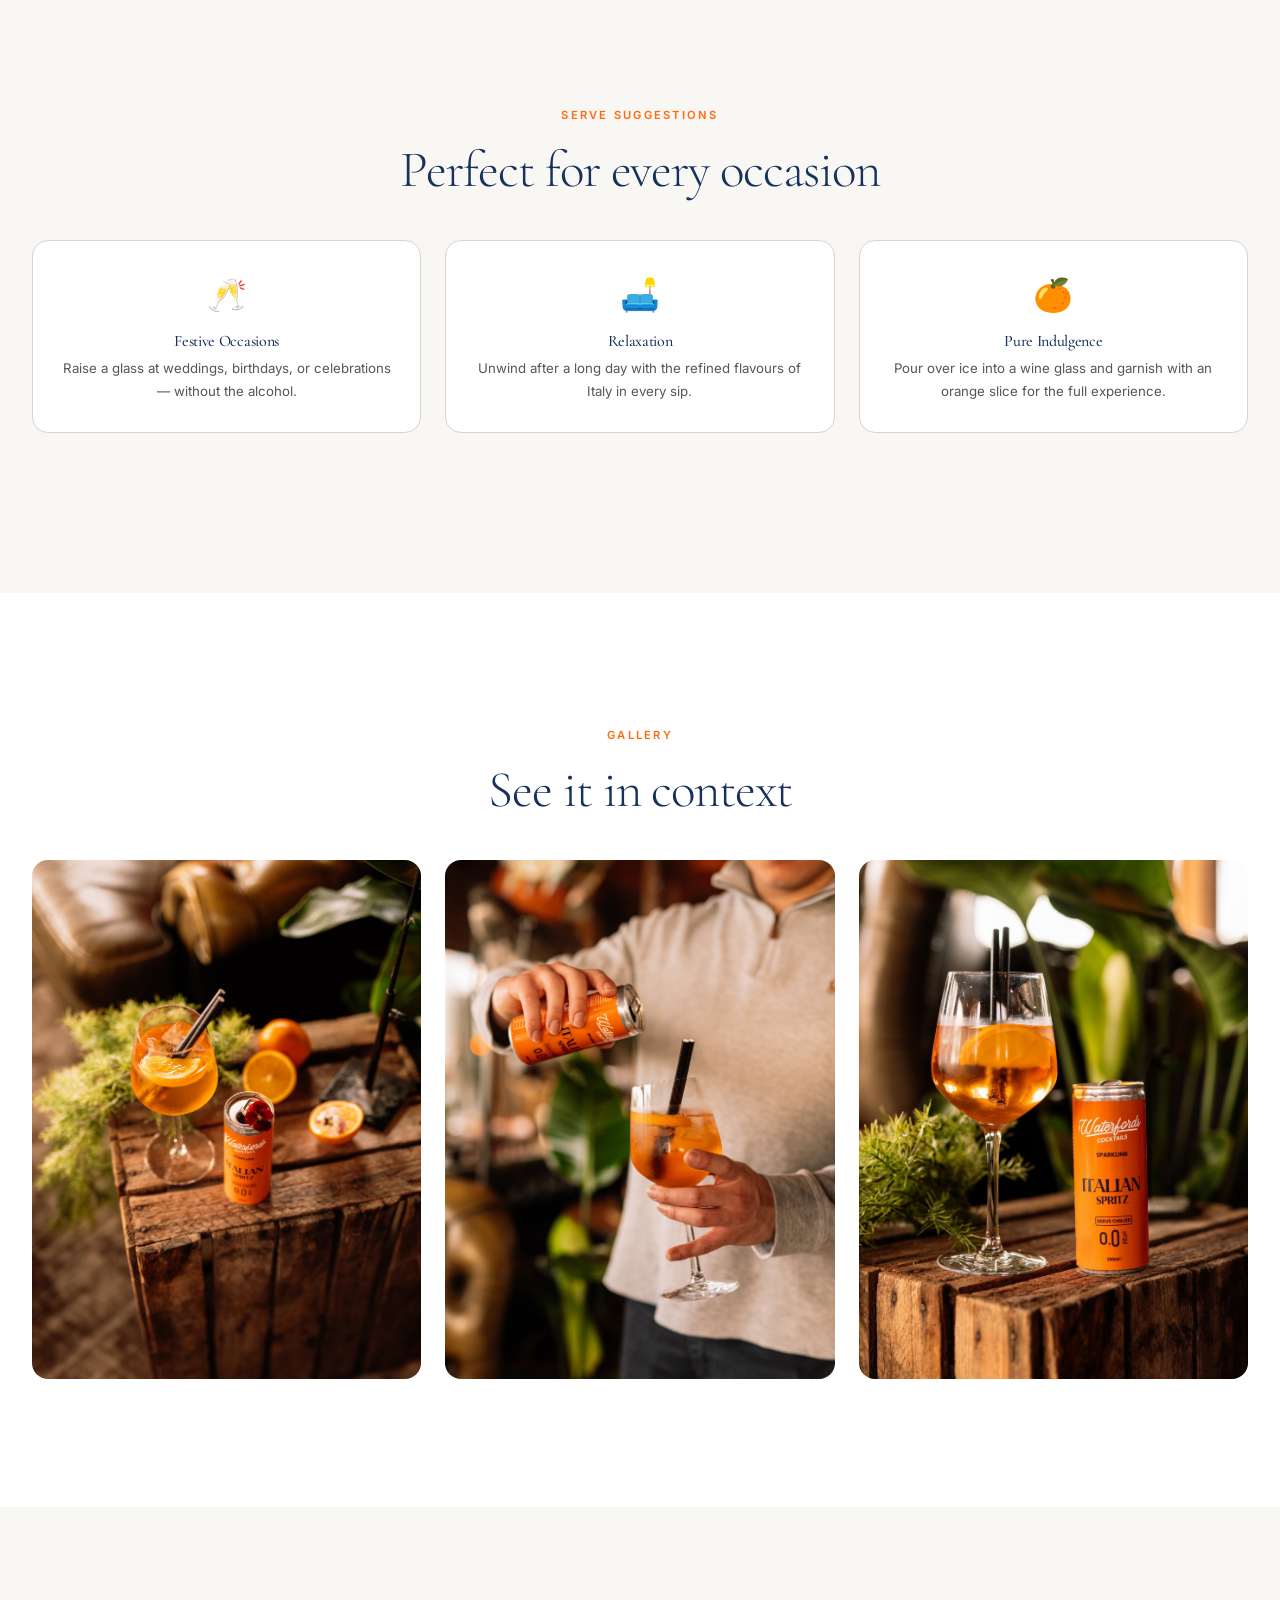
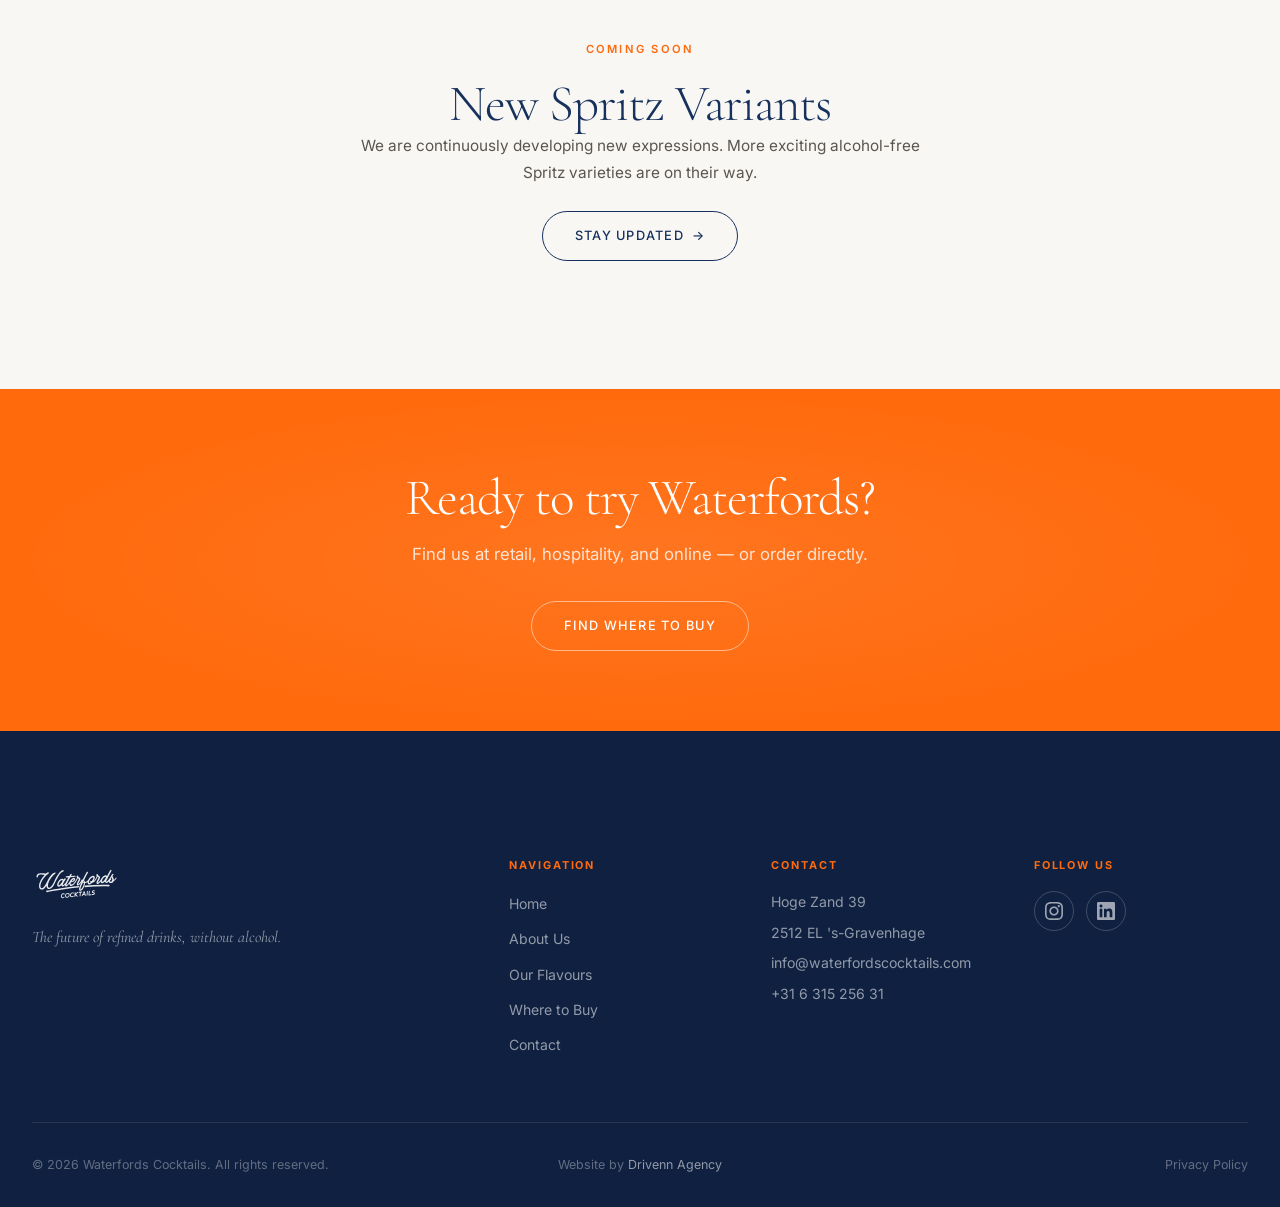
<file: flavours.html>
<!DOCTYPE html>
<html lang="en" dir="ltr">
<head>
  <!-- Google tag (gtag.js) -->
  <script async src="https://www.googletagmanager.com/gtag/js?id=G-CXFQQ4RWXP"></script>
  <script>
    window.dataLayer = window.dataLayer || [];
    function gtag(){dataLayer.push(arguments);}
    gtag('consent', 'default', { 'analytics_storage': localStorage.getItem('wf-cookies') === 'accepted' ? 'granted' : 'denied' });
    gtag('js', new Date());
    gtag('config', 'G-CXFQQ4RWXP');
  </script>
  <meta charset="UTF-8" />
  <meta name="viewport" content="width=device-width, initial-scale=1.0, viewport-fit=cover" />
  <title>Italian Spritz 0.0% – Our Flavours | Waterfords Cocktails</title>
  <meta name="description" content="Discover the Waterfords Italian Spritz 0.0%. A refined mix of aromatic herbs, fruity citrus and bittersweet refreshment in a 250ml can." />
  <meta name="robots" content="index, follow" />
  <link rel="canonical" href="https://waterfordscocktails.com/flavours.html" />
  <meta property="og:type" content="website" />
  <meta property="og:locale" content="en_GB" />
  <meta property="og:title" content="Italian Spritz 0.0% | Waterfords Cocktails" />
  <meta property="og:description" content="Refined alcohol-free Italian Spritz. Aromatic herbs, fruity citrus, bittersweet refreshment." />
  <meta property="og:url" content="https://waterfordscocktails.com/flavours.html" />
  <meta property="og:image" content="https://waterfordscocktails.com/assets/images/og-image.webp" />
  <meta name="twitter:card" content="summary_large_image" />
  <meta name="twitter:title" content="Italian Spritz 0.0% | Waterfords Cocktails" />
  <meta name="twitter:description" content="Refined alcohol-free Italian Spritz — 250ml can, 0.0% alcohol." />
  <meta name="twitter:image" content="https://waterfordscocktails.com/assets/images/og-image.webp" />

  <link rel="icon" href="assets/favicons/favicon.svg" type="image/svg+xml" />
  <link rel="icon" href="assets/favicons/favicon.ico" sizes="any" />
  <link rel="apple-touch-icon" href="assets/favicons/apple-touch-icon.png" />
  <link rel="icon" type="image/png" sizes="32x32" href="assets/favicons/favicon-32x32.png" />
  <link rel="icon" type="image/png" sizes="16x16" href="assets/favicons/favicon-16x16.png" />
  <link rel="manifest" href="site.webmanifest" />
  <link rel="stylesheet" href="style.css" />

  <style>
    .product-gallery { display: grid; grid-template-columns: 1fr 1fr; grid-template-rows: auto auto; gap: 1rem; border-radius: var(--radius-lg); overflow: hidden; }
    .product-gallery-main { grid-column: 1; grid-row: 1 / 3; aspect-ratio: 3/4; overflow: hidden; border-radius: var(--radius-lg); }
    .product-gallery-main img { width: 100%; height: 100%; object-fit: cover; transition: transform 0.8s var(--ease-out); }
    .product-gallery-main:hover img { transform: scale(1.04); }
    .product-gallery-thumb { aspect-ratio: 4/3; overflow: hidden; border-radius: var(--radius-md); }
    .product-gallery-thumb img { width: 100%; height: 100%; object-fit: cover; transition: transform 0.8s var(--ease-out); }
    .product-gallery-thumb:hover img { transform: scale(1.06); }
    .taste-profile { background: var(--clr-off-white); border-radius: var(--radius-lg); padding: 2.5rem; margin: 2.5rem 0; }
    .taste-bars { display: flex; flex-direction: column; gap: 1rem; margin-top: 1.5rem; }
    .taste-bar-row { display: grid; grid-template-columns: 120px 1fr 32px; align-items: center; gap: 1rem; }
    .taste-bar-label { font-family: var(--font-sans); font-size: 0.78rem; font-weight: 600; letter-spacing: 0.05em; text-transform: uppercase; color: var(--clr-navy); }
    .taste-bar-track { height: 6px; background: var(--clr-mid-grey); border-radius: 3px; overflow: hidden; }
    .taste-bar-fill { height: 100%; background: linear-gradient(to right, var(--clr-spritz), var(--clr-spritz-light)); border-radius: 3px; width: 0; transition: width 1s var(--ease-out); }
    .taste-bar-fill.animated { width: var(--fill-width); }
    .taste-bar-val { font-family: var(--font-sans); font-size: 0.75rem; font-weight: 700; color: var(--clr-spritz); text-align: right; }
    .serve-grid { display: grid; grid-template-columns: repeat(3, 1fr); gap: 1.5rem; margin: 2rem 0; }
    .serve-card { padding: 1.75rem 1.5rem; border-radius: var(--radius-lg); background: var(--clr-white); border: 1px solid var(--clr-mid-grey); text-align: center; transition: all var(--duration) var(--ease-out); }
    .serve-card:hover { border-color: var(--clr-spritz); transform: translateY(-3px); box-shadow: 0 8px 24px rgba(0,0,0,0.06); }
    .serve-icon { font-size: 2rem; margin-bottom: 0.75rem; }
    .serve-card h4 { color: var(--clr-navy); font-size: 1rem; margin-bottom: 0.4rem; }
    .serve-card p { font-size: 0.83rem; }
    .ingredients-strip { display: flex; flex-wrap: wrap; gap: 0.75rem; margin: 1.5rem 0; }
    .ingredient-pill { display: flex; align-items: center; gap: 0.4rem; padding: 0.5rem 1rem; border-radius: var(--radius-full); background: linear-gradient(135deg, var(--clr-spritz), var(--clr-spritz-light)); color: var(--clr-white); font-family: var(--font-sans); font-size: 0.75rem; font-weight: 600; letter-spacing: 0.05em; text-transform: uppercase; }
    .product-grid-2col { display: grid; grid-template-columns: 1fr 1fr; gap: 5rem; align-items: start; }
    @media (max-width: 768px) {
      .product-grid-2col { grid-template-columns: 1fr; gap: 3rem; text-align: center; }
      .product-grid-2col .product-badges,
      .product-grid-2col .ingredients-strip,
      .product-grid-2col .flavour-tags { justify-content: center; }
      .product-grid-2col > div { display: flex; flex-direction: column; align-items: center; }
      .product-grid-2col p { text-align: center; }
      .product-grid-2col .taste-profile { width: 100%; }
      .product-gallery { grid-template-columns: 1fr; max-width: 480px; margin: 0 auto; }
      .product-gallery-main { grid-row: 1; aspect-ratio: 4/3; }
      .serve-grid { grid-template-columns: 1fr; }
      .taste-bar-row { grid-template-columns: 90px 1fr 28px; }
    }
  </style>
</head>
<body>

  <div id="header-slot"></div>

  <main>

    <div class="page-hero">
      <div class="container">
        <span class="section-label section-label--white" data-i18n="product.label">Our Flavours</span>
        <h1 data-i18n="product.title">Italian Spritz 0.0%</h1>
        <p data-i18n="product.desc">Italian sparkle in our alcohol-free Italian Spritz can.</p>
      </div>
    </div>

    <section class="section" aria-labelledby="product-heading">
      <div class="container">
        <div class="product-grid-2col">

          <div class="reveal">
            <div class="product-gallery">
              <div class="product-gallery-main">
                <img src="assets/images/flavours/italian_spritz_1.jpg" alt="Waterfords Italian Spritz can and glass" width="800" height="1067" loading="eager" />
              </div>
              <div class="product-gallery-thumb">
                <img src="assets/images/flavours/italian_spritz_2.jpg" alt="Pouring Waterfords Italian Spritz" width="800" height="600" loading="lazy" />
              </div>
              <div class="product-gallery-thumb">
                <img src="assets/images/flavours/italian_spritz_5.jpg" alt="Waterfords Italian Spritz close-up" width="800" height="600" loading="lazy" />
              </div>
            </div>
          </div>

          <div class="reveal reveal-delay-2">
            <span class="section-label" data-i18n="product.label">Our Flavours</span>
            <h2 id="product-heading" style="color:var(--clr-navy); margin-bottom:1rem;" data-i18n="product.title">Italian Spritz 0.0%</h2>

            <div class="product-badges" style="margin-bottom:1.5rem;">
              <span class="product-tag" style="background:rgba(255,106,13,0.1); border-color:rgba(255,106,13,0.3); color:var(--clr-spritz);" data-i18n="product.badge1">0.0% Alcohol</span>
              <span class="product-tag" style="background:rgba(23,49,93,0.06); border-color:rgba(23,49,93,0.2); color:var(--clr-navy);" data-i18n="product.badge2">250ml</span>
              <span class="product-tag" style="background:rgba(23,49,93,0.06); border-color:rgba(23,49,93,0.2); color:var(--clr-navy);" data-i18n="product.badge3">Ready to Drink</span>
              <span class="product-tag" style="background:rgba(23,49,93,0.06); border-color:rgba(23,49,93,0.2); color:var(--clr-navy);" data-i18n="product.badge4">Sparkling</span>
            </div>

            <p style="margin-bottom:1.5rem;" data-i18n="product.desc">Italian sparkle in our alcohol-free Italian Spritz can.</p>

            <div class="ingredients-strip">
              <span class="ingredient-pill">🌿 <span data-i18n="flavours_page.ing_herbs">Aromatic Herbs</span></span>
              <span class="ingredient-pill">🍊 <span data-i18n="flavours_page.ing_citrus">Fruity Citrus</span></span>
              <span class="ingredient-pill">✨ <span data-i18n="flavours_page.ing_bittersweet">Bittersweet</span></span>
              <span class="ingredient-pill">🫧 <span data-i18n="flavours_page.ing_sparkling">Sparkling</span></span>
            </div>

            <div class="taste-profile">
              <h4 style="color:var(--clr-navy); margin-bottom:0.25rem;" data-i18n="flavours_page.taste_title">Taste Profile</h4>
              <p style="font-size:0.85rem; margin-bottom:0;" data-i18n="flavours_page.taste_text">How our Italian Spritz feels in the glass.</p>
              <div class="taste-bars">
                <div class="taste-bar-row">
                  <span class="taste-bar-label" data-i18n="flavours_page.taste_citrus">Citrus</span>
                  <div class="taste-bar-track"><div class="taste-bar-fill" style="--fill-width:80%;"></div></div>
                  <span class="taste-bar-val">80%</span>
                </div>
                <div class="taste-bar-row">
                  <span class="taste-bar-label" data-i18n="flavours_page.taste_herbal">Herbal</span>
                  <div class="taste-bar-track"><div class="taste-bar-fill" style="--fill-width:70%;"></div></div>
                  <span class="taste-bar-val">70%</span>
                </div>
                <div class="taste-bar-row">
                  <span class="taste-bar-label" data-i18n="flavours_page.taste_bittersweet">Bittersweet</span>
                  <div class="taste-bar-track"><div class="taste-bar-fill" style="--fill-width:60%;"></div></div>
                  <span class="taste-bar-val">60%</span>
                </div>
                <div class="taste-bar-row">
                  <span class="taste-bar-label" data-i18n="flavours_page.taste_fizz">Fizz</span>
                  <div class="taste-bar-track"><div class="taste-bar-fill" style="--fill-width:90%;"></div></div>
                  <span class="taste-bar-val">90%</span>
                </div>
              </div>
            </div>

            <a href="where-to-buy.html" class="btn btn-primary btn-arrow" data-i18n="flavours_page.find">Find Where to Buy</a>
          </div>
        </div>
      </div>
    </section>

    <section class="section section-light" aria-labelledby="serve-heading">
      <div class="container">
        <div style="text-align:center; max-width:560px; margin:0 auto 2.5rem;" class="reveal">
          <span class="section-label" data-i18n="flavours_page.serve_label">Serve suggestions</span>
          <h2 id="serve-heading" style="color:var(--clr-navy);" data-i18n="flavours_page.serve_title">Perfect for every occasion</h2>
        </div>
        <div class="serve-grid">
          <div class="serve-card reveal">
            <div class="serve-icon" aria-hidden="true">🥂</div>
            <h4 data-i18n="flavours_page.serve1_title">Festive Occasions</h4>
            <p data-i18n="flavours_page.serve1_text">Raise a glass at weddings, birthdays, or celebrations.</p>
          </div>
          <div class="serve-card reveal reveal-delay-2">
            <div class="serve-icon" aria-hidden="true">🛋️</div>
            <h4 data-i18n="flavours_page.serve2_title">Relaxation</h4>
            <p data-i18n="flavours_page.serve2_text">Unwind after a long day with the refined flavours.</p>
          </div>
          <div class="serve-card reveal reveal-delay-3">
            <div class="serve-icon" aria-hidden="true">🍊</div>
            <h4 data-i18n="flavours_page.serve3_title">Pure Indulgence</h4>
            <p data-i18n="flavours_page.serve3_text">Pour over ice in a wine glass with an orange slice.</p>
          </div>
        </div>
      </div>
    </section>

    <section class="section" aria-label="Product gallery">
      <div class="container">
        <div style="text-align:center; margin-bottom:2.5rem;" class="reveal">
          <span class="section-label" data-i18n="flavours_page.gallery_label">Gallery</span>
          <h2 style="color:var(--clr-navy);" data-i18n="flavours_page.gallery_title">See it in context</h2>
        </div>
        <div style="display:grid; grid-template-columns:repeat(3,1fr); gap:1.5rem;">
          <div class="reveal" style="aspect-ratio:3/4; border-radius:var(--radius-lg); overflow:hidden;">
            <img src="assets/images/flavours/italian_spritz_3.jpg" alt="Italian Spritz with oranges" width="600" height="800" loading="lazy" style="width:100%; height:100%; object-fit:cover;" />
          </div>
          <div class="reveal reveal-delay-2" style="aspect-ratio:3/4; border-radius:var(--radius-lg); overflow:hidden;">
            <img src="assets/images/flavours/italian_spritz_4.jpg" alt="Waterfords Italian Spritz can with fresh oranges" width="600" height="800" loading="lazy" style="width:100%; height:100%; object-fit:cover;" />
          </div>
          <div class="reveal reveal-delay-3" style="aspect-ratio:3/4; border-radius:var(--radius-lg); overflow:hidden;">
            <img src="assets/images/flavours/Italian_Spritz_klein.jpg" alt="Italian Spritz product shot" width="600" height="800" loading="lazy" style="width:100%; height:100%; object-fit:cover;" />
          </div>
        </div>
      </div>
    </section>

    <section class="section section-light" aria-labelledby="coming-heading">
      <div class="container" style="text-align:center; max-width:640px; margin:0 auto;">
        <div class="reveal">
          <span class="section-label" data-i18n="flavours_page.coming_label">Coming Soon</span>
          <h2 id="coming-heading" style="color:var(--clr-navy);" data-i18n="flavours_page.coming_title">New Spritz Variants</h2>
          <p data-i18n="flavours_page.coming_text">We are continuously developing new expressions.</p>
          <a href="contact.html" class="btn btn-outline-dark btn-arrow" style="margin-top:1.5rem;" data-i18n="flavours_page.coming_cta">Stay Updated</a>
        </div>
      </div>
    </section>

    <section class="cta-strip" aria-label="Call to action">
      <div class="container">
        <h2 class="reveal" data-i18n="flavours_page.cta_title">Ready to try Waterfords?</h2>
        <p class="reveal reveal-delay-1" data-i18n="flavours_page.cta_text">Find us at retail, hospitality, and online.</p>
        <div class="reveal reveal-delay-2">
          <a href="where-to-buy.html" class="btn btn-outline" data-i18n="flavours_page.find">Find Where to Buy</a>
        </div>
      </div>
    </section>

  </main>

  <div id="footer-slot"></div>

  <div class="cookie-banner" role="dialog" aria-label="Cookie consent">
    <p data-i18n="cookie_banner.text">We use cookies to improve your experience.</p>
    <div class="cookie-btns">
      <button class="cookie-accept" data-i18n="cookie_banner.accept">Accept</button>
      <button class="cookie-decline" data-i18n="cookie_banner.decline">Decline</button>
    </div>
  </div>

  <script src="js/script.js" defer></script>
  <script>
    const tasteFills = document.querySelectorAll('.taste-bar-fill');
    const barObserver = new IntersectionObserver((entries) => {
      entries.forEach(entry => {
        if (entry.isIntersecting) {
          entry.target.classList.add('animated');
          barObserver.unobserve(entry.target);
        }
      });
    }, { threshold: 0.5 });
    tasteFills.forEach(fill => barObserver.observe(fill));
  </script>
</body>
</html>
</file>
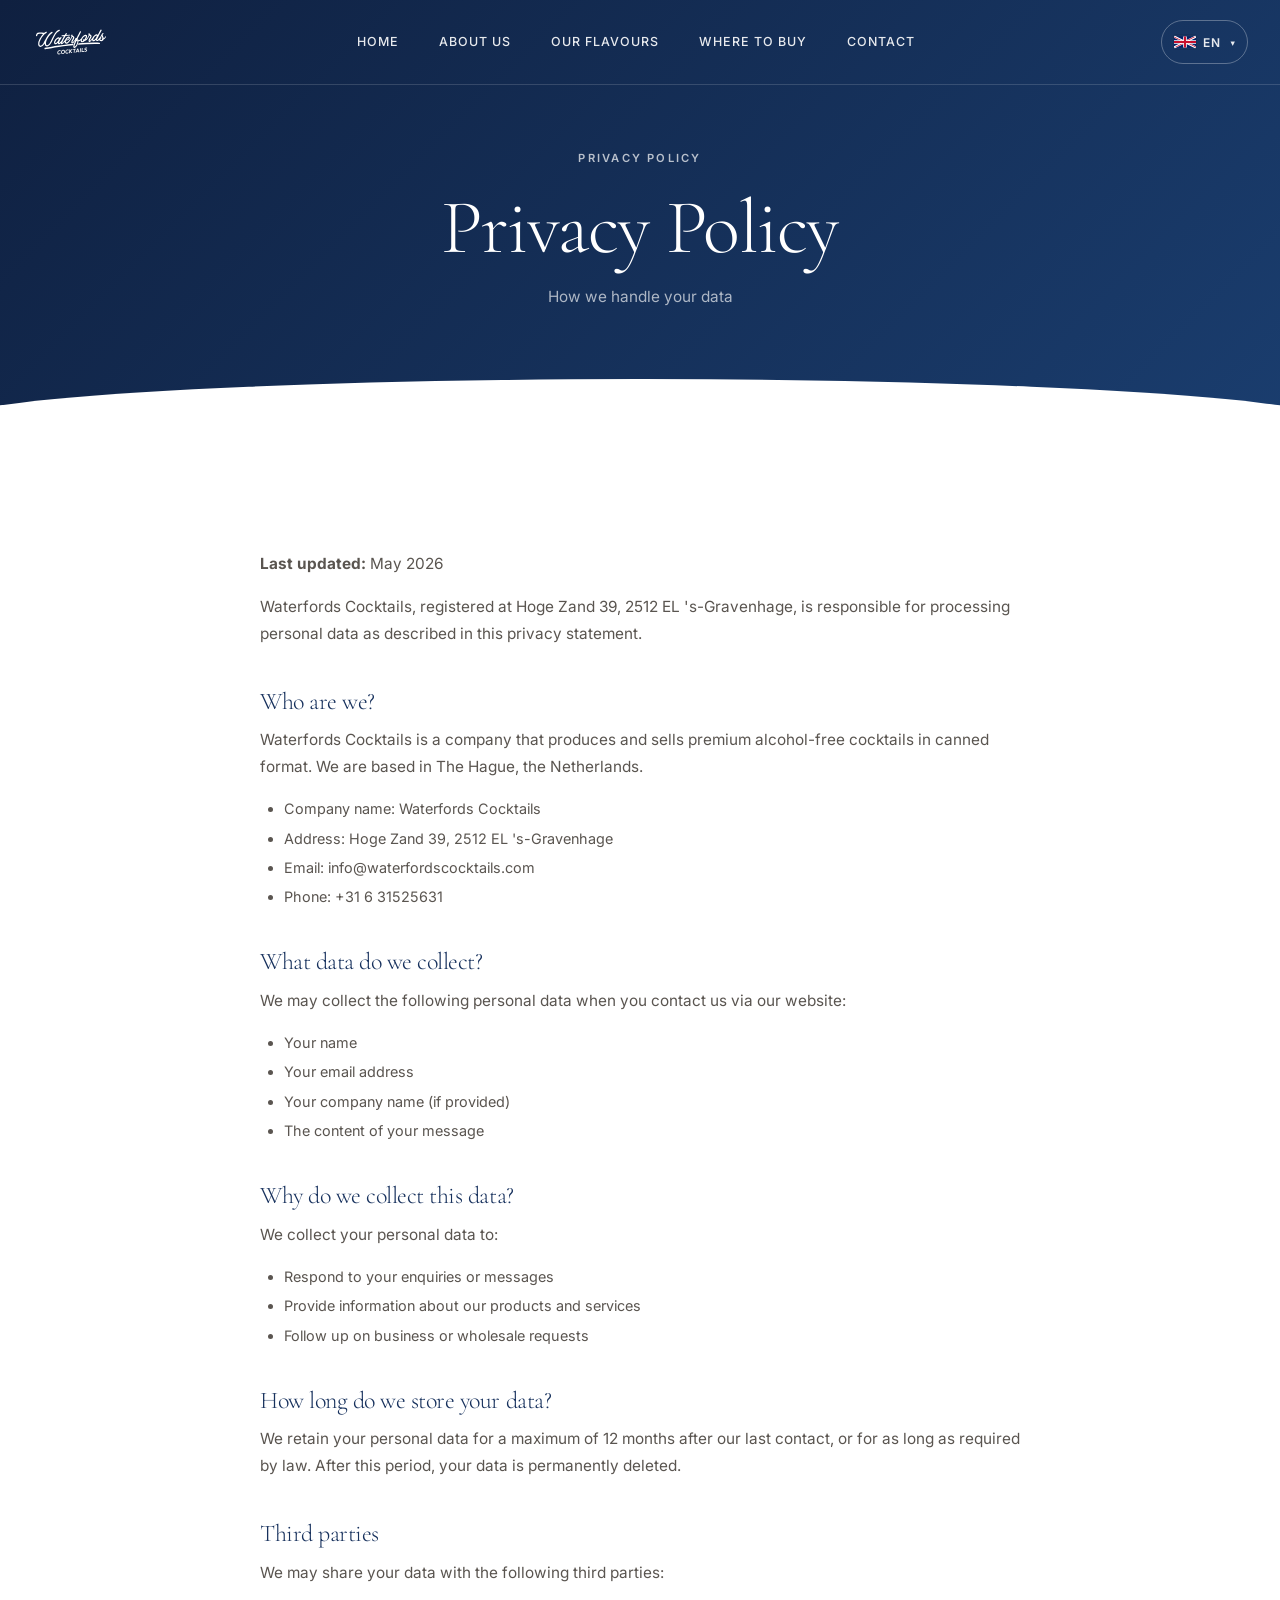
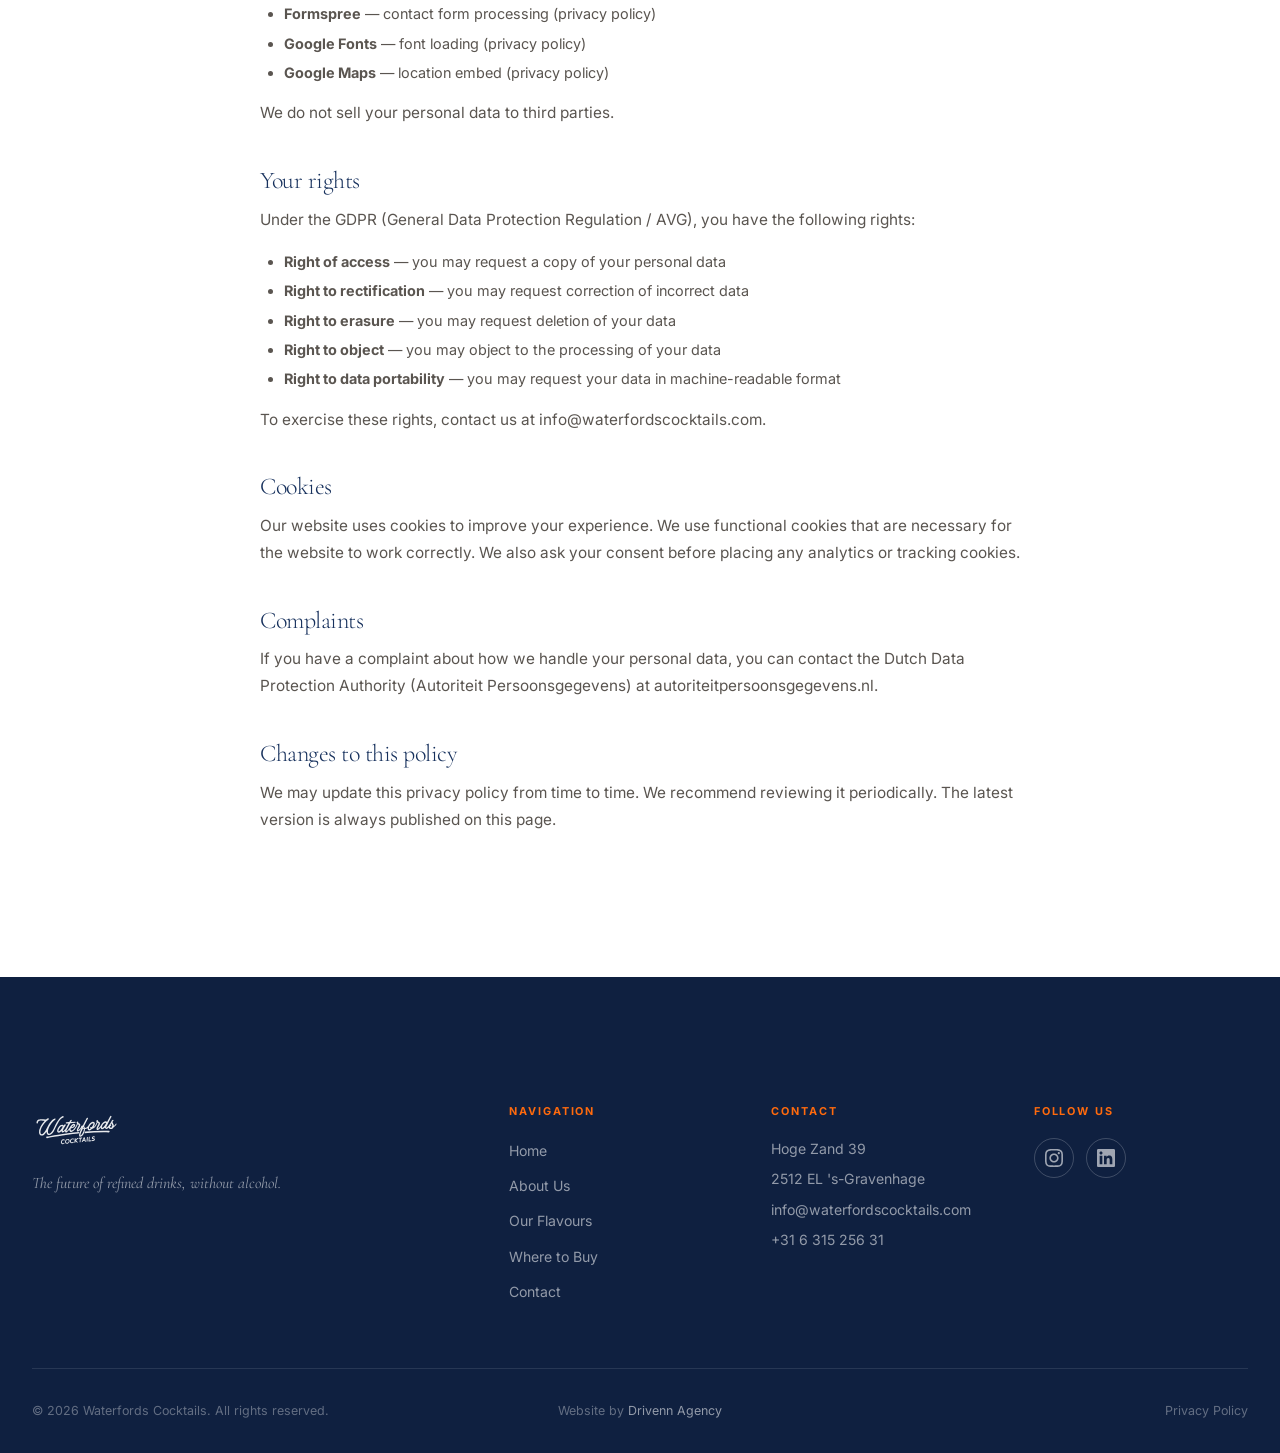
<file: privacy.html>
<!DOCTYPE html>
<html lang="en" dir="ltr">
<head>
  <!-- Google tag (gtag.js) -->
  <script async src="https://www.googletagmanager.com/gtag/js?id=G-CXFQQ4RWXP"></script>
  <script>
    window.dataLayer = window.dataLayer || [];
    function gtag(){dataLayer.push(arguments);}
    gtag('consent', 'default', { 'analytics_storage': localStorage.getItem('wf-cookies') === 'accepted' ? 'granted' : 'denied' });
    gtag('js', new Date());
    gtag('config', 'G-CXFQQ4RWXP');
  </script>
  <meta charset="UTF-8" />
  <meta name="viewport" content="width=device-width, initial-scale=1.0" />
  <title>Privacy Policy | Waterfords Cocktails</title>
  <meta name="description" content="Privacy policy of Waterfords Cocktails. Learn how we handle your personal data." />
  <meta name="robots" content="noindex, follow" />
  <link rel="canonical" href="https://waterfordscocktails.com/privacy.html" />

  <!-- Favicon -->
  <link rel="icon" href="assets/favicons/favicon.svg" type="image/svg+xml" />
  <link rel="icon" href="assets/favicons/favicon.ico" sizes="any" />
  <link rel="apple-touch-icon" href="assets/favicons/apple-touch-icon.png" />
  <link rel="icon" type="image/png" sizes="32x32" href="assets/favicons/favicon-32x32.png" />
  <link rel="icon" type="image/png" sizes="16x16" href="assets/favicons/favicon-16x16.png" />
  <link rel="manifest" href="site.webmanifest" />
  <link rel="stylesheet" href="style.css" />
</head>
<body>

  <div id="header-slot"></div>

  <main>

    <div class="page-hero">
      <div class="container">
        <span class="section-label section-label--white" data-i18n="privacy_page.title">Privacy Policy</span>
        <h1 data-i18n="privacy_page.title">Privacy Policy</h1>
        <p data-i18n="privacy_page.subtitle">How we handle your data</p>
      </div>
    </div>

    <section class="section" aria-label="Privacy policy content">
      <div class="container">
        <div class="privacy-content reveal">

          <p><strong>Last updated:</strong> May 2026</p>
          <p>
            Waterfords Cocktails, registered at Hoge Zand 39, 2512 EL 's-Gravenhage, is responsible for processing personal data as described in this privacy statement.
          </p>

          <h2>Who are we?</h2>
          <p>
            Waterfords Cocktails is a company that produces and sells premium alcohol-free cocktails in canned format. We are based in The Hague, the Netherlands.
          </p>
          <ul>
            <li>Company name: Waterfords Cocktails</li>
            <li>Address: Hoge Zand 39, 2512 EL 's-Gravenhage</li>
            <li>Email: <a href="mailto:info@waterfordscocktails.com">info@waterfordscocktails.com</a></li>
            <li>Phone: <a href="tel:+31631525631">+31 6 31525631</a></li>
          </ul>

          <h2>What data do we collect?</h2>
          <p>We may collect the following personal data when you contact us via our website:</p>
          <ul>
            <li>Your name</li>
            <li>Your email address</li>
            <li>Your company name (if provided)</li>
            <li>The content of your message</li>
          </ul>

          <h2>Why do we collect this data?</h2>
          <p>We collect your personal data to:</p>
          <ul>
            <li>Respond to your enquiries or messages</li>
            <li>Provide information about our products and services</li>
            <li>Follow up on business or wholesale requests</li>
          </ul>

          <h2>How long do we store your data?</h2>
          <p>
            We retain your personal data for a maximum of 12 months after our last contact, or for as long as required by law. After this period, your data is permanently deleted.
          </p>

          <h2>Third parties</h2>
          <p>We may share your data with the following third parties:</p>
          <ul>
            <li><strong>Formspree</strong> — contact form processing (<a href="https://formspree.io/legal/privacy-policy" target="_blank" rel="noopener noreferrer">privacy policy</a>)</li>
            <li><strong>Google Fonts</strong> — font loading (<a href="https://policies.google.com/privacy" target="_blank" rel="noopener noreferrer">privacy policy</a>)</li>
            <li><strong>Google Maps</strong> — location embed (<a href="https://policies.google.com/privacy" target="_blank" rel="noopener noreferrer">privacy policy</a>)</li>
          </ul>
          <p>We do not sell your personal data to third parties.</p>

          <h2>Your rights</h2>
          <p>Under the GDPR (General Data Protection Regulation / AVG), you have the following rights:</p>
          <ul>
            <li><strong>Right of access</strong> — you may request a copy of your personal data</li>
            <li><strong>Right to rectification</strong> — you may request correction of incorrect data</li>
            <li><strong>Right to erasure</strong> — you may request deletion of your data</li>
            <li><strong>Right to object</strong> — you may object to the processing of your data</li>
            <li><strong>Right to data portability</strong> — you may request your data in machine-readable format</li>
          </ul>
          <p>
            To exercise these rights, contact us at <a href="mailto:info@waterfordscocktails.com">info@waterfordscocktails.com</a>.
          </p>

          <h2>Cookies</h2>
          <p>
            Our website uses cookies to improve your experience. We use functional cookies that are necessary for the website to work correctly. We also ask your consent before placing any analytics or tracking cookies.
          </p>

          <h2>Complaints</h2>
          <p>
            If you have a complaint about how we handle your personal data, you can contact the Dutch Data Protection Authority (Autoriteit Persoonsgegevens) at <a href="https://www.autoriteitpersoonsgegevens.nl" target="_blank" rel="noopener noreferrer">autoriteitpersoonsgegevens.nl</a>.
          </p>

          <h2>Changes to this policy</h2>
          <p>
            We may update this privacy policy from time to time. We recommend reviewing it periodically. The latest version is always published on this page.
          </p>

        </div>
      </div>
    </section>

  </main>

  <div id="footer-slot"></div>

  <script src="js/script.js" defer></script>
</body>
</html>
</file>
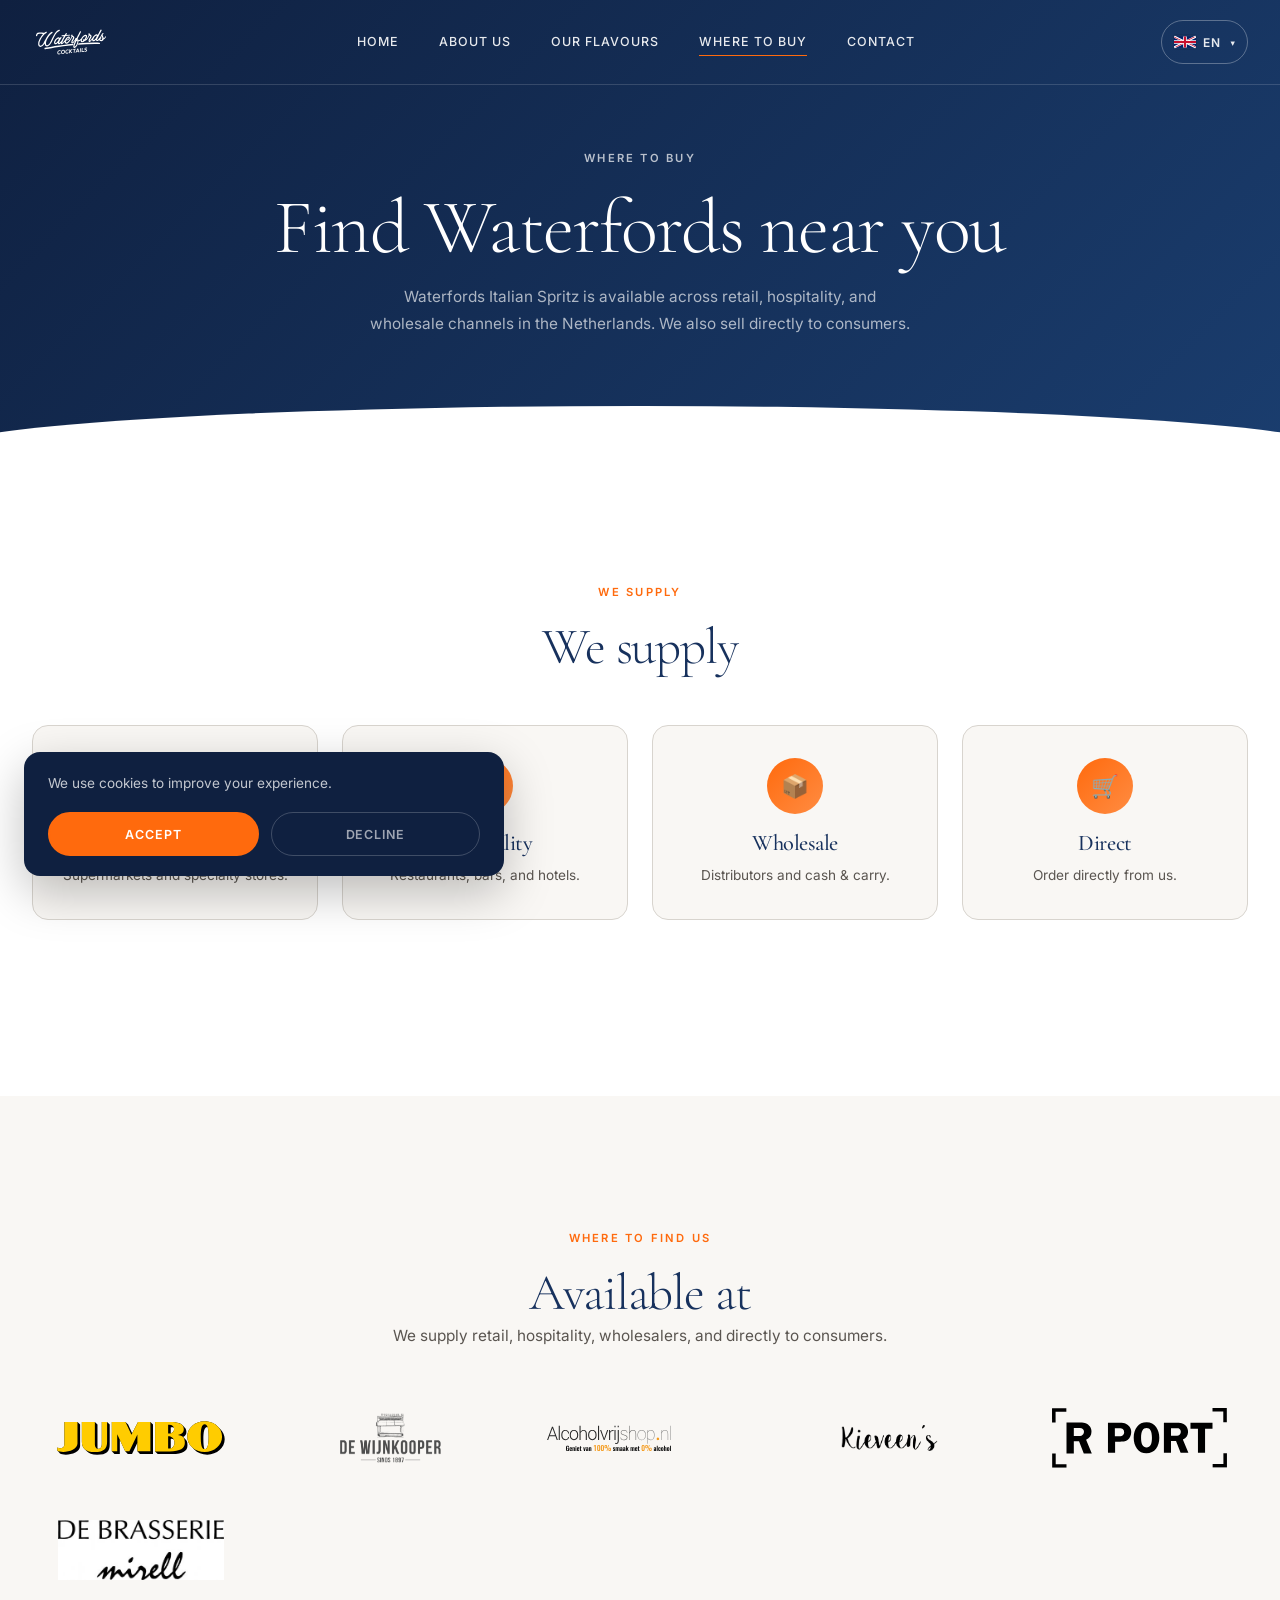
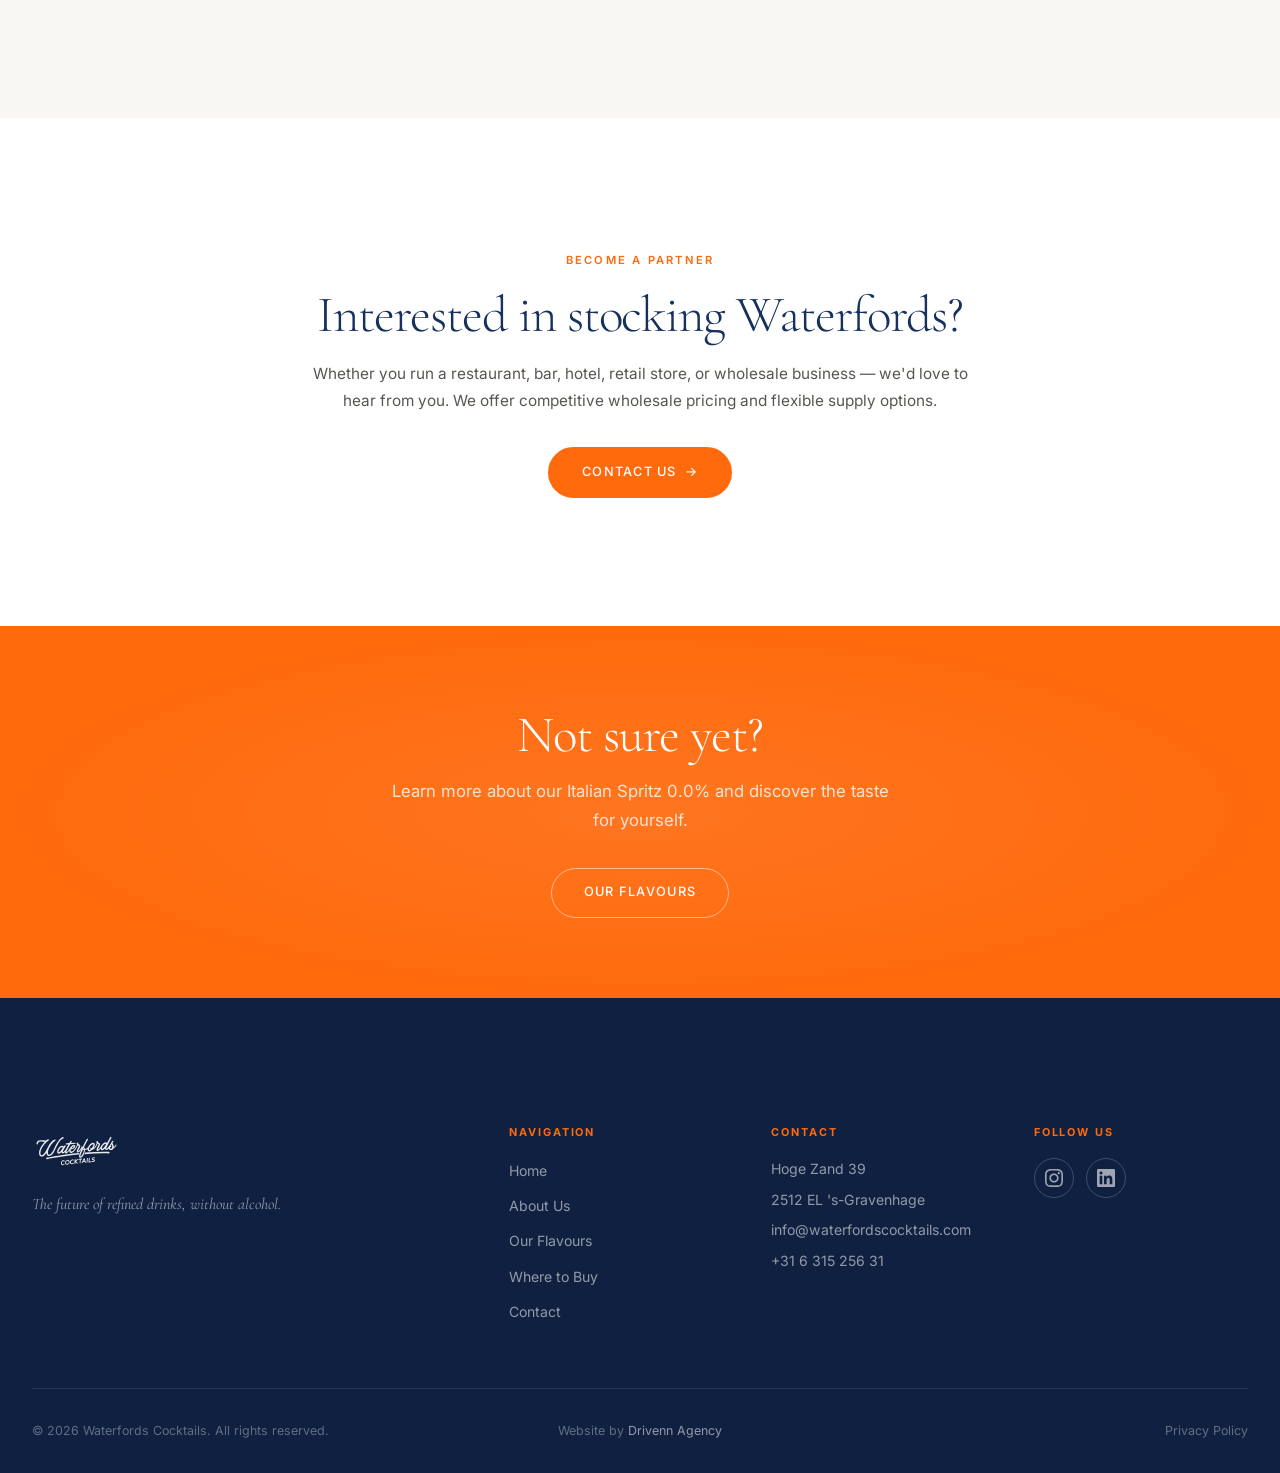
<file: where-to-buy.html>
<!DOCTYPE html>
<html lang="en" dir="ltr">
<head>
  <!-- Google tag (gtag.js) -->
  <script async src="https://www.googletagmanager.com/gtag/js?id=G-CXFQQ4RWXP"></script>
  <script>
    window.dataLayer = window.dataLayer || [];
    function gtag(){dataLayer.push(arguments);}
    gtag('consent', 'default', { 'analytics_storage': localStorage.getItem('wf-cookies') === 'accepted' ? 'granted' : 'denied' });
    gtag('js', new Date());
    gtag('config', 'G-CXFQQ4RWXP');
  </script>
  <meta charset="UTF-8" />
  <meta name="viewport" content="width=device-width, initial-scale=1.0, viewport-fit=cover" />
  <title>Where to Buy – Find Waterfords Near You | Waterfords Cocktails</title>
  <meta name="description" content="Find Waterfords Italian Spritz 0.0% at retail, hospitality, and wholesale partners in the Netherlands." />
  <meta name="robots" content="index, follow" />
  <link rel="canonical" href="https://waterfordscocktails.com/where-to-buy.html" />
  <meta property="og:type" content="website" />
  <meta property="og:locale" content="en_GB" />
  <meta property="og:title" content="Where to Buy Waterfords Italian Spritz" />
  <meta property="og:description" content="Available at retail, hospitality and wholesale in the Netherlands." />
  <meta property="og:url" content="https://waterfordscocktails.com/where-to-buy.html" />
  <meta property="og:image" content="https://waterfordscocktails.com/assets/images/og-image.webp" />

  <link rel="icon" href="assets/favicons/favicon.svg" type="image/svg+xml" />
  <link rel="icon" href="assets/favicons/favicon.ico" sizes="any" />
  <link rel="apple-touch-icon" href="assets/favicons/apple-touch-icon.png" />
  <link rel="icon" type="image/png" sizes="32x32" href="assets/favicons/favicon-32x32.png" />
  <link rel="icon" type="image/png" sizes="16x16" href="assets/favicons/favicon-16x16.png" />
  <link rel="manifest" href="site.webmanifest" />
  <link rel="stylesheet" href="style.css" />
</head>
<body>

  <div id="header-slot"></div>

  <main>

    <div class="page-hero">
      <div class="container">
        <span class="section-label section-label--white" data-i18n="where_page.label">Where to Buy</span>
        <h1 data-i18n="where_page.title">Find Waterfords near you</h1>
        <p data-i18n="where_page.text">Available at retail, hospitality, wholesale, and directly from us.</p>
      </div>
    </div>

    <section class="section" aria-labelledby="channels-heading">
      <div class="container">
        <div style="text-align:center; max-width:560px; margin:0 auto 1rem;" class="reveal">
          <span class="section-label" data-i18n="where_page.channels_label">We supply</span>
          <h2 id="channels-heading" style="color:var(--clr-navy);" data-i18n="where_page.channels_label">We supply</h2>
        </div>
        <div class="channels-grid reveal">
          <div class="channel-card">
            <div class="channel-icon" aria-hidden="true">🏪</div>
            <h4 data-i18n="where_page.ch1">Retail</h4>
            <p data-i18n="where_page.ch1_text">Supermarkets and specialty stores.</p>
          </div>
          <div class="channel-card">
            <div class="channel-icon" aria-hidden="true">🍽️</div>
            <h4 data-i18n="where_page.ch2">Hospitality</h4>
            <p data-i18n="where_page.ch2_text">Restaurants, bars, and hotels.</p>
          </div>
          <div class="channel-card">
            <div class="channel-icon" aria-hidden="true">📦</div>
            <h4 data-i18n="where_page.ch3">Wholesale</h4>
            <p data-i18n="where_page.ch3_text">Distributors and cash & carry.</p>
          </div>
          <div class="channel-card">
            <div class="channel-icon" aria-hidden="true">🛒</div>
            <h4 data-i18n="where_page.ch4">Direct</h4>
            <p data-i18n="where_page.ch4_text">Order directly from us.</p>
          </div>
        </div>
      </div>
    </section>

    <!-- PARTNERS — dynamisch geladen vanuit content/partners.json, max 20 -->
    <section class="section section-light" aria-labelledby="partners-heading">
      <div class="container">
        <div style="text-align:center; max-width:560px; margin:0 auto 3rem;" class="reveal">
          <span class="section-label" data-i18n="retailers.label">Where to Find Us</span>
          <h2 id="partners-heading" style="color:var(--clr-navy);" data-i18n="retailers.title">Available at</h2>
          <p data-i18n="retailers.text">We supply retail, hospitality, wholesalers and consumers directly.</p>
        </div>

        <!-- Wordt dynamisch gevuld door loadPartnersWhereToBuy() in script.js -->
        <div class="partner-grid reveal" id="partner-grid-where" role="list" aria-label="Partner logos">
          <!-- Fallback noscript -->
          <noscript>
            <div class="retailer-logo" style="opacity:1; filter:none; width:auto; height:80px;" role="listitem">
              <img src="assets/images/companys/De_Wijnkooper_donkergrijs.svg" alt="De Wijnkooper" loading="lazy" style="max-height:60px;" />
            </div>
          </noscript>
        </div>
      </div>
    </section>

    <section class="section" aria-labelledby="partner-heading">
      <div class="container" style="max-width:720px; text-align:center;">
        <div class="reveal">
          <span class="section-label" data-i18n="where_page.partner_label">Become a partner</span>
          <h2 id="partner-heading" style="color:var(--clr-navy); margin-bottom:1rem;" data-i18n="where_page.partner_title">Interested in stocking Waterfords?</h2>
          <p style="margin-bottom:2rem;" data-i18n="where_page.partner_text">Whether you run a restaurant, bar, hotel, retail store, or wholesale business — we'd love to hear from you.</p>
          <a href="contact.html" class="btn btn-primary btn-arrow" data-i18n="where_page.cta">Contact Us</a>
        </div>
      </div>
    </section>

    <section class="cta-strip" aria-label="Call to action">
      <div class="container">
        <h2 class="reveal" data-i18n="where_page.cta_title">Not sure yet?</h2>
        <p class="reveal reveal-delay-1" data-i18n="where_page.cta_text">Learn more about our Italian Spritz 0.0%.</p>
        <div class="reveal reveal-delay-2">
          <a href="flavours.html" class="btn btn-outline" data-i18n="nav.flavours">Our Flavours</a>
        </div>
      </div>
    </section>

  </main>

  <div id="footer-slot"></div>

  <div class="cookie-banner" role="dialog" aria-label="Cookie consent">
    <p data-i18n="cookie_banner.text">We use cookies to improve your experience.</p>
    <div class="cookie-btns">
      <button class="cookie-accept" data-i18n="cookie_banner.accept">Accept</button>
      <button class="cookie-decline" data-i18n="cookie_banner.decline">Decline</button>
    </div>
  </div>

  <script src="js/script.js" defer></script>
</body>
</html>
</file>
<file: style.css>
/* ============================================================
   WATERFORDS COCKTAILS — style.css
   ============================================================ */
@import url('https://fonts.googleapis.com/css2?family=Cormorant+Garamond:ital,wght@0,300;0,400;0,500;0,600;1,300;1,400&family=Inter:wght@300;400;500;600&display=swap');

:root {
  --clr-spritz:       #FF6A0D;
  --clr-spritz-light: #FF8C42;
  --clr-spritz-dark:  #E55A00;
  --clr-navy:         #17315D;
  --clr-navy-light:   #1e3f78;
  --clr-navy-dark:    #0f2040;
  --clr-white:        #FFFFFF;
  --clr-off-white:    #F9F7F4;
  --clr-light-grey:   #F2F0ED;
  --clr-mid-grey:     #D8D4CE;
  --clr-text:         #1A1A1A;
  --clr-text-light:   #5A5550;
  --clr-text-muted:   #9A948E;
  --font-serif:   'Cormorant Garamond', Georgia, serif;
  --font-sans:    'Inter', system-ui, sans-serif;
  --space-xs:   0.5rem;
  --space-sm:   1rem;
  --space-md:   2rem;
  --space-lg:   4rem;
  --space-xl:   8rem;
  --space-2xl: 12rem;
  --container:  1280px;
  --radius-sm:  4px;
  --radius-md:  8px;
  --radius-lg:  16px;
  --radius-full: 999px;
  --ease-out:   cubic-bezier(0.16, 1, 0.3, 1);
  --ease-in-out: cubic-bezier(0.65, 0, 0.35, 1);
  --duration:   0.4s;
  --z-base:     1;
  --z-sticky:   50;
  --z-whatsapp: 90;
  --z-header:   100;
  --z-menu:     110;
  --z-toggle:   115;
  --z-modal:    200;
  --z-top:      300;
}

*, *::before, *::after { box-sizing: border-box; margin: 0; padding: 0; }
html { scroll-behavior: smooth; font-size: 16px; -webkit-text-size-adjust: 100%; }
body {
  font-family: var(--font-sans);
  font-weight: 400;
  color: var(--clr-text);
  background: var(--clr-white);
  line-height: 1.6;
  overflow-x: hidden;
}
body.menu-open { overflow: hidden; }
img, video { max-width: 100%; height: auto; display: block; }
a { color: inherit; text-decoration: none; }
ul { list-style: none; }
button { cursor: pointer; border: none; background: none; font-family: inherit; }

h1, h2, h3, h4, h5 { font-family: var(--font-serif); font-weight: 400; line-height: 1.15; letter-spacing: -0.02em; }
h1 { font-size: clamp(2.8rem, 6vw, 5.5rem); font-weight: 300; }
h2 { font-size: clamp(2rem, 4vw, 3.5rem); font-weight: 300; }
h3 { font-size: clamp(1.4rem, 2.5vw, 2rem); font-weight: 400; }
h4 { font-size: clamp(1.1rem, 1.8vw, 1.4rem); font-weight: 500; }
h5 { font-size: 1rem; font-weight: 600; }
p { font-family: var(--font-sans); font-size: clamp(0.9rem, 1.2vw, 1.05rem); line-height: 1.75; color: var(--clr-text-light); }

.container { max-width: var(--container); margin: 0 auto; padding: 0 var(--space-md); }

.section-label { display: inline-block; font-family: var(--font-sans); font-size: 0.7rem; font-weight: 600; letter-spacing: 0.2em; text-transform: uppercase; color: var(--clr-spritz); margin-bottom: var(--space-sm); }
.section-label--navy { color: var(--clr-navy); }
.section-label--white { color: rgba(255,255,255,0.7); }
.text-white { color: var(--clr-white); }
.text-navy  { color: var(--clr-navy); }

.btn {
  display: inline-flex;
  align-items: center;
  gap: 0.5rem;
  padding: 0.85rem 2rem;
  font-family: var(--font-sans);
  font-size: 0.8rem;
  font-weight: 500;
  letter-spacing: 0.1em;
  text-transform: uppercase;
  border-radius: var(--radius-full);
  transition: all var(--duration) var(--ease-out);
  white-space: nowrap;
  min-height: 44px;
}
.btn-primary { background: var(--clr-spritz); color: var(--clr-white); border: 2px solid var(--clr-spritz); }
.btn-primary:hover { background: var(--clr-spritz-dark); border-color: var(--clr-spritz-dark); transform: translateY(-2px); box-shadow: 0 8px 24px rgba(255,106,13,0.3); }
.btn-outline { background: transparent; color: var(--clr-white); border: 1px solid rgba(255,255,255,0.5); }
.btn-outline:hover { background: rgba(255,255,255,0.1); border-color: var(--clr-white); transform: translateY(-2px); }
.btn-outline-dark { background: transparent; color: var(--clr-navy); border: 1px solid var(--clr-navy); }
.btn-outline-dark:hover { background: var(--clr-navy); color: var(--clr-white); transform: translateY(-2px); }
.btn-arrow::after { content: '→'; transition: transform var(--duration) var(--ease-out); }
.btn-arrow:hover::after { transform: translateX(4px); }

/* ── HEADER ── */
.site-header {
  position: fixed; top: 0; left: 0; right: 0;
  z-index: var(--z-header);
  padding: 1.25rem 0;
  transition: background var(--duration) var(--ease-out), padding var(--duration) var(--ease-out), box-shadow var(--duration) var(--ease-out);
  background: transparent;
}
.site-header.scrolled { background: rgba(255,255,255,0.97); backdrop-filter: blur(12px); -webkit-backdrop-filter: blur(12px); padding: 0.875rem 0; box-shadow: 0 1px 0 rgba(0,0,0,0.08); }
body.menu-open .site-header { backdrop-filter: none; -webkit-backdrop-filter: none; }

.header-inner { display: flex; align-items: center; justify-content: space-between; gap: 2rem; }
.header-right { display: flex; align-items: center; gap: 0.75rem; flex-shrink: 0; }

.header-logo { display: flex; align-items: center; flex-shrink: 0; transition: opacity var(--duration) var(--ease-out); }
.header-logo img { height: 44px; width: auto; transition: filter var(--duration) var(--ease-out), transform var(--duration) var(--ease-out); }
.header-logo:hover img { transform: scale(1.03); }

.site-header:not(.scrolled) .header-logo img { filter: none; }
.site-header.scrolled .header-logo img { filter: brightness(0) saturate(100%) invert(15%) sepia(60%) saturate(800%) hue-rotate(193deg) brightness(85%); }

.nav-links { display: flex; align-items: center; gap: 2.5rem; }
.nav-links a {
  font-family: var(--font-sans);
  font-size: 0.78rem;
  font-weight: 500;
  letter-spacing: 0.08em;
  text-transform: uppercase;
  color: rgba(255,255,255,0.9);
  transition: color var(--duration) var(--ease-out);
  position: relative;
}
.nav-links a::after { content: ''; position: absolute; bottom: -4px; left: 0; width: 0; height: 1px; background: var(--clr-spritz); transition: width var(--duration) var(--ease-out); }
.nav-links a:hover::after, .nav-links a.active::after { width: 100%; }
.site-header.scrolled .nav-links a { color: var(--clr-navy); }
.nav-links a:hover { color: var(--clr-spritz); }
.site-header:not(.scrolled) .nav-links a:hover { color: var(--clr-white); }

/* ── FLAG ICONS (SVG) ── */
.flag-icon {
  display: inline-block;
  width: 22px;
  height: 14px;
  overflow: hidden;
  border-radius: 2px;
  box-shadow: 0 0 0 1px rgba(0,0,0,0.08);
  flex-shrink: 0;
  line-height: 0;
}
.flag-icon svg { width: 100%; height: 100%; display: block; }

/* ── LANGUAGE SWITCHER ── */
.lang-switcher { position: relative; display: flex; align-items: center; }
.lang-btn {
  display: flex; align-items: center; gap: 0.45rem;
  padding: 0.4rem 0.75rem;
  border: 1px solid rgba(255,255,255,0.3);
  border-radius: var(--radius-full);
  background: transparent;
  cursor: pointer;
  transition: all var(--duration) var(--ease-out);
  min-height: 44px;
  color: rgba(255,255,255,0.9);
}
.lang-btn .lang-label { font-family: var(--font-sans); font-size: 0.75rem; font-weight: 600; letter-spacing: 0.08em; }
.lang-btn .chevron { font-size: 0.55rem; margin-left: 2px; transition: transform var(--duration) var(--ease-out); }

.site-header.scrolled .lang-btn { color: var(--clr-navy); border-color: rgba(23,49,93,0.25); }
.lang-btn:hover { background: rgba(255,255,255,0.15); }
.site-header.scrolled .lang-btn:hover { background: var(--clr-light-grey); }
.lang-switcher.open .lang-btn .chevron { transform: rotate(180deg); }

.lang-dropdown {
  position: absolute;
  top: calc(100% + 8px);
  right: 0;
  background: var(--clr-white);
  border: 1px solid var(--clr-mid-grey);
  border-radius: var(--radius-md);
  box-shadow: 0 8px 24px rgba(0,0,0,0.12);
  min-width: 170px;
  overflow: hidden;
  opacity: 0;
  transform: translateY(-8px);
  pointer-events: none;
  transition: opacity var(--duration) var(--ease-out), transform var(--duration) var(--ease-out);
  z-index: var(--z-top);
}
.lang-switcher.open .lang-dropdown { opacity: 1; transform: translateY(0); pointer-events: all; }

.lang-option {
  display: flex; align-items: center; gap: 0.65rem;
  padding: 0.75rem 1rem;
  font-family: var(--font-sans);
  font-size: 0.82rem;
  font-weight: 500;
  color: var(--clr-text);
  cursor: pointer;
  min-height: 44px;
  transition: background var(--duration) var(--ease-out);
}
.lang-option:hover { background: var(--clr-light-grey); }
.lang-option.active { background: var(--clr-off-white); color: var(--clr-spritz); font-weight: 600; }

/* ── HAMBURGER ── */
.menu-toggle {
  display: none;
  flex-direction: column;
  justify-content: space-between;
  align-items: center;
  width: 44px;
  height: 44px;
  padding: 13px 10px;
  z-index: var(--z-toggle);
  cursor: pointer;
}
.menu-toggle span {
  display: block;
  width: 24px;
  height: 1.5px;
  background: var(--clr-white);
  border-radius: 2px;
  transition: all var(--duration) var(--ease-out);
  transform-origin: center;
}
.site-header.scrolled .menu-toggle span { background: var(--clr-navy); }
.menu-toggle.open span:nth-child(1) { transform: rotate(45deg) translate(4px, 4px); }
.menu-toggle.open span:nth-child(2) { opacity: 0; transform: scaleX(0); }
.menu-toggle.open span:nth-child(3) { transform: rotate(-45deg) translate(4px, -4px); }

/* ── MOBILE MENU ── */
.mobile-menu {
  position: fixed;
  inset: 0;
  background: #17315D;
  background-color: #17315D;
  width: 100vw;
  height: 100vh;
  height: 100dvh;
  z-index: var(--z-menu);
  transform: translateX(100%);
  visibility: hidden;
  opacity: 0;
  transition: transform 0.4s var(--ease-out), opacity 0.4s var(--ease-out), visibility 0.4s var(--ease-out);
  display: flex;
  flex-direction: column;
  padding: 6rem 2rem 3rem;
}
.mobile-menu.open { transform: translateX(0); visibility: visible; opacity: 1; }
.mobile-menu nav { display: flex; flex-direction: column; gap: 0; margin-bottom: auto; }
.mobile-menu nav a {
  font-family: var(--font-serif);
  font-size: 2.2rem;
  font-weight: 300;
  color: var(--clr-white);
  padding: 0.75rem 0;
  border-bottom: 1px solid rgba(255,255,255,0.1);
  transition: color var(--duration) var(--ease-out), padding var(--duration) var(--ease-out);
  opacity: 0;
  transform: translateX(20px);
}
.mobile-menu.open nav a {
  opacity: 1; transform: translateX(0);
  transition: color var(--duration) var(--ease-out), padding var(--duration) var(--ease-out), opacity 0.4s var(--ease-out) calc(var(--i, 0) * 0.06s), transform 0.4s var(--ease-out) calc(var(--i, 0) * 0.06s);
}
.mobile-menu nav a:hover { color: var(--clr-spritz); padding-left: 0.5rem; }

.mobile-menu-bottom { display: flex; flex-direction: column; gap: 1rem; padding-top: 2rem; }
.mobile-lang { display: flex; gap: 0.75rem; }
.mobile-lang button {
  display: flex; align-items: center; gap: 0.5rem;
  font-family: var(--font-sans);
  font-size: 0.78rem;
  font-weight: 500;
  color: rgba(255,255,255,0.6);
  padding: 0.5rem 1rem;
  border: 1px solid rgba(255,255,255,0.2);
  border-radius: var(--radius-full);
  background: transparent;
  min-height: 44px;
  transition: all var(--duration) var(--ease-out);
}
.mobile-lang button.active, .mobile-lang button:hover {
  color: var(--clr-white);
  border-color: var(--clr-spritz);
  background: rgba(255,106,13,0.15);
}
.mobile-menu-brand { font-size: 0.72rem; color: rgba(255,255,255,0.3); font-family: var(--font-sans); letter-spacing: 0.12em; text-transform: uppercase; margin-top: 0.75rem; }

/* ── HERO ── */
.hero { position: relative; min-height: 100vh; min-height: 100dvh; display: flex; align-items: center; overflow: hidden; background: var(--clr-navy-dark); padding-top: 5rem; padding-bottom: 7rem; }
.hero-bg { position: absolute; inset: 0; background: linear-gradient(135deg, #0f2040 0%, #17315D 40%, #1a3d6e 70%, #0f2040 100%); z-index: 0; }
.hero-bg-image { position: absolute; inset: 0; z-index: 1; }
.hero-bg-image img { width: 100%; height: 100%; object-fit: cover; opacity: 0.18; }
.hero-overlay { position: absolute; inset: 0; background: linear-gradient(135deg, rgba(15,32,64,0.85) 0%, rgba(23,49,93,0.6) 50%, rgba(255,106,13,0.08) 100%); z-index: 2; }
.hero-content { position: relative; z-index: 3; max-width: 860px; }

.hero-label {
  display: inline-flex; align-items: center; gap: 0.5rem;
  font-family: var(--font-sans);
  font-size: 0.68rem; font-weight: 600;
  letter-spacing: 0.25em; text-transform: uppercase;
  color: var(--clr-spritz);
  margin-bottom: 1.5rem;
  opacity: 0; transform: translateY(20px);
  animation: fadeUp 0.8s var(--ease-out) 0.2s forwards;
}
.hero-label::before { content: ''; width: 24px; height: 1px; background: var(--clr-spritz); }
.hero h1 { color: var(--clr-white); margin-bottom: 0.25rem; opacity: 0; transform: translateY(30px); animation: fadeUp 0.8s var(--ease-out) 0.35s forwards; }
.hero h1 em { font-style: italic; color: rgba(255,255,255,0.65); }
.hero h1 .accent { color: var(--clr-spritz); font-style: italic; }
.hero-sub { max-width: 520px; color: rgba(255,255,255,0.65); font-size: clamp(0.95rem, 1.5vw, 1.1rem); margin: 1.5rem 0 2.5rem; opacity: 0; transform: translateY(20px); animation: fadeUp 0.8s var(--ease-out) 0.55s forwards; }
.hero-ctas { display: flex; flex-wrap: wrap; gap: 1rem; opacity: 0; transform: translateY(20px); animation: fadeUp 0.8s var(--ease-out) 0.7s forwards; }

.hero-scroll {
  position: absolute; bottom: 1.5rem; left: 50%;
  transform: translateX(-50%); z-index: 3;
  display: flex; flex-direction: column; align-items: center; gap: 0.5rem;
  color: rgba(255,255,255,0.4);
  font-size: 0.65rem; font-weight: 500;
  letter-spacing: 0.15em; text-transform: uppercase;
  animation: fadeIn 1s var(--ease-out) 1.2s both;
}
.hero-scroll-line { width: 1px; height: 40px; background: linear-gradient(to bottom, rgba(255,255,255,0.4), transparent); animation: scrollLine 1.5s ease-in-out infinite; }

/* ── SECTIONS ── */
.section { padding: var(--space-xl) 0; }
.section-sm { padding: var(--space-lg) 0; }
.section-dark { background: var(--clr-navy-dark); }
.section-navy { background: var(--clr-navy); }
.section-light { background: var(--clr-off-white); }
.section-cream { background: var(--clr-light-grey); }

/* ── ABOUT SNIPPET ── */
.about-snippet { display: grid; grid-template-columns: 1fr 1fr; gap: 5rem; align-items: center; }
.about-snippet-text h2 { margin-bottom: 1.25rem; color: var(--clr-navy); }
.about-snippet-text p { margin-bottom: 2rem; }
.about-snippet-visual { position: relative; }
.about-snippet-img { border-radius: var(--radius-lg); overflow: hidden; aspect-ratio: 4 / 5; }
.about-snippet-img img { width: 100%; height: 100%; object-fit: cover; transition: transform 0.8s var(--ease-out); }
.about-snippet-img:hover img { transform: scale(1.03); }

.about-badge {
  position: absolute; bottom: -1.5rem; right: -1.5rem;
  width: 110px; height: 110px;
  background: var(--clr-spritz);
  border-radius: 50%;
  display: flex; flex-direction: column; align-items: center; justify-content: center;
  text-align: center; color: var(--clr-white);
  box-shadow: 0 8px 24px rgba(255,106,13,0.35);
}
.about-badge .badge-num { font-family: var(--font-serif); font-size: 2rem; font-weight: 300; line-height: 1; }
.about-badge .badge-text { font-family: var(--font-sans); font-size: 0.6rem; font-weight: 600; letter-spacing: 0.1em; text-transform: uppercase; margin-top: 0.2rem; }

/* ── FLAVOURS ── */
.flavours-grid { display: grid; grid-template-columns: repeat(auto-fit, minmax(320px, 1fr)); gap: 2rem; }
.flavour-card {
  position: relative; border-radius: var(--radius-lg); overflow: hidden;
  background: var(--clr-off-white);
  transition: transform var(--duration) var(--ease-out), box-shadow var(--duration) var(--ease-out);
}
.flavour-card:hover { transform: translateY(-6px); box-shadow: 0 20px 48px rgba(0,0,0,0.12); }
.flavour-card-img { aspect-ratio: 4 / 3; overflow: hidden; }
.flavour-card-img img { width: 100%; height: 100%; object-fit: cover; transition: transform 0.8s var(--ease-out); }
.flavour-card:hover .flavour-card-img img { transform: scale(1.06); }
.flavour-card-body { padding: 1.75rem; }
.flavour-badge { display: inline-block; font-family: var(--font-sans); font-size: 0.65rem; font-weight: 700; letter-spacing: 0.15em; text-transform: uppercase; padding: 0.3rem 0.75rem; border-radius: var(--radius-full); background: var(--clr-spritz); color: var(--clr-white); margin-bottom: 0.75rem; }
.flavour-card h3 { color: var(--clr-navy); margin-bottom: 0.75rem; }
.flavour-card p { font-size: 0.9rem; margin-bottom: 1.25rem; }
.flavour-tags { display: flex; flex-wrap: wrap; gap: 0.5rem; margin-bottom: 1.5rem; }
.flavour-tag { font-family: var(--font-sans); font-size: 0.7rem; font-weight: 500; padding: 0.3rem 0.75rem; border-radius: var(--radius-full); border: 1px solid var(--clr-mid-grey); color: var(--clr-text-light); background: var(--clr-white); }

/* ── COMING SOON SUBTLE NOTE ── */
.coming-soon-note {
  margin-top: 2.5rem;
  text-align: center;
  font-family: var(--font-sans);
  font-size: 0.85rem;
  color: var(--clr-text-muted);
  font-style: italic;
}
.coming-soon-note strong { color: var(--clr-spritz); font-weight: 600; font-style: normal; }

/* ── PRODUCT HERO ── */
.product-hero { background: linear-gradient(135deg, var(--clr-navy-dark) 0%, #1a3d6e 100%); padding: 8rem 0 6rem; position: relative; overflow: hidden; }
.product-hero::before { content: ''; position: absolute; right: -10%; top: -20%; width: 600px; height: 600px; border-radius: 50%; background: radial-gradient(circle, rgba(255,106,13,0.12) 0%, transparent 70%); pointer-events: none; }
.product-hero-inner { display: grid; grid-template-columns: 1fr 1fr; gap: 5rem; align-items: center; }
.product-hero-text { color: var(--clr-white); }
.product-hero-text h1 { color: var(--clr-white); margin-bottom: 1.25rem; }
.product-hero-text h1 span { color: var(--clr-spritz); }
.product-hero-text p { color: rgba(255,255,255,0.7); max-width: 480px; margin-bottom: 2rem; }
.product-badges { display: flex; flex-wrap: wrap; gap: 0.75rem; margin-bottom: 2rem; }
.product-tag { display: flex; align-items: center; gap: 0.4rem; font-family: var(--font-sans); font-size: 0.72rem; font-weight: 600; letter-spacing: 0.08em; text-transform: uppercase; padding: 0.5rem 1rem; border-radius: var(--radius-full); border: 1px solid rgba(255,255,255,0.2); color: rgba(255,255,255,0.85); background: rgba(255,255,255,0.06); min-height: 44px; }
.product-hero-visual { position: relative; display: flex; justify-content: center; }
.product-can-img { position: relative; z-index: 1; }
.product-can-img img { max-height: 520px; width: auto; margin: 0 auto; filter: drop-shadow(0 30px 60px rgba(0,0,0,0.4)); transition: transform 0.6s var(--ease-out); }
.product-can-img:hover img { transform: translateY(-8px) rotate(2deg); }

/* ── VIDEO SECTION ── */
.video-section { position: relative; background: var(--clr-light-grey); padding: var(--space-xl) 0; }
.video-inner { display: grid; grid-template-columns: 1fr 1.2fr; gap: 4rem; align-items: center; }
.video-text h2 { color: var(--clr-navy); margin-bottom: 1rem; }
.video-text p { max-width: 420px; }
.video-wrapper { position: relative; border-radius: var(--radius-lg); overflow: hidden; box-shadow: 0 24px 60px rgba(0,0,0,0.15); background: #000; aspect-ratio: 16/9; }
.video-wrapper video { width: 100%; height: 100%; display: block; object-fit: cover; }
.video-play-btn { display: none; }

/* ── RETAILERS STRIP ── */
.retailers-section { padding: var(--space-lg) 0; }
.retailers-strip { overflow: hidden; position: relative; padding: 2rem 0; }
.retailers-strip::before, .retailers-strip::after { content: ''; position: absolute; top: 0; bottom: 0; width: 120px; z-index: 2; pointer-events: none; }
.retailers-strip::before { left: 0; background: linear-gradient(to right, var(--clr-white), transparent); }
.retailers-strip::after { right: 0; background: linear-gradient(to left, var(--clr-white), transparent); }
.retailers-track { display: flex; align-items: center; gap: 0; animation: scrollTrack 60s linear infinite; width: max-content; }
.retailers-track:hover { animation-play-state: paused; }

/* Equal-width slots so every logo gets the same horizontal space */
.retailer-logo {
  display: flex;
  align-items: center;
  justify-content: center;
  flex-shrink: 0;
  width: 220px;
  height: 80px;
  padding: 0 1rem;
  opacity: 0.6;
  filter: grayscale(100%);
  transition: opacity var(--duration) var(--ease-out), transform var(--duration) var(--ease-out), filter var(--duration) var(--ease-out);
}
.retailer-logo:hover { opacity: 1; filter: none; transform: scale(1.05); }
.retailer-logo img { max-height: 50px; max-width: 100%; width: auto; height: auto; object-fit: contain; }

/* ── CTA STRIP ── */
.cta-strip { background: var(--clr-spritz); padding: 5rem 0; text-align: center; position: relative; overflow: hidden; }
.cta-strip::before { content: ''; position: absolute; inset: 0; background: radial-gradient(ellipse at center, rgba(255,255,255,0.08) 0%, transparent 70%); pointer-events: none; }
.cta-strip h2 { color: var(--clr-white); margin-bottom: 0.75rem; position: relative; z-index: 1; }
.cta-strip p { color: rgba(255,255,255,0.8); font-size: 1.05rem; max-width: 500px; margin: 0 auto 2rem; position: relative; z-index: 1; }

/* ── FOOTER ── */
.site-footer { background: var(--clr-navy-dark); color: var(--clr-white); padding: var(--space-xl) 0 var(--space-md); }
.footer-top { display: grid; grid-template-columns: 2fr 1fr 1fr 1fr; gap: 3rem; padding-bottom: var(--space-lg); border-bottom: 1px solid rgba(255,255,255,0.1); margin-bottom: var(--space-md); }
.footer-brand img { height: 50px; width: auto; filter: brightness(0) invert(1) opacity(0.9); margin-bottom: 1rem; transition: transform var(--duration) var(--ease-out); }
.footer-brand img:hover { transform: scale(1.03); }
.footer-tagline { font-family: var(--font-serif); font-size: 1rem; font-style: italic; color: rgba(255,255,255,0.55); line-height: 1.5; margin-bottom: 1.5rem; }

.footer-social { display: flex; gap: 0.75rem; }
.social-link {
  width: 40px; height: 40px;
  border-radius: 50%;
  border: 1px solid rgba(255,255,255,0.2);
  display: flex; align-items: center; justify-content: center;
  color: rgba(255,255,255,0.6);
  transition: all var(--duration) var(--ease-out);
}
.social-link:hover { background: var(--clr-spritz); border-color: var(--clr-spritz); color: var(--clr-white); transform: translateY(-2px); }
.social-link svg { width: 18px; height: 18px; fill: currentColor; }

.footer-col h5 { font-family: var(--font-sans); font-size: 0.68rem; font-weight: 700; letter-spacing: 0.18em; text-transform: uppercase; color: var(--clr-spritz); margin-bottom: 1.25rem; }
.footer-col ul { display: flex; flex-direction: column; gap: 0.6rem; }
.footer-col ul li a { font-size: 0.88rem; color: rgba(255,255,255,0.55); transition: color var(--duration) var(--ease-out); }
.footer-col ul li a:hover { color: var(--clr-white); }
.footer-col address { font-style: normal; display: flex; flex-direction: column; gap: 0.5rem; }
.footer-col address a, .footer-col address span { font-size: 0.88rem; color: rgba(255,255,255,0.55); transition: color var(--duration) var(--ease-out); }
.footer-col address a:hover { color: var(--clr-white); }

.footer-bottom { display: flex; align-items: center; justify-content: space-between; flex-wrap: wrap; gap: 1rem; }
.footer-copy { font-size: 0.78rem; color: rgba(255,255,255,0.35); }
.footer-credit { font-size: 0.78rem; color: rgba(255,255,255,0.35); }
.footer-credit a { color: rgba(255,255,255,0.55); transition: color var(--duration) var(--ease-out); }
.footer-credit a:hover { color: var(--clr-white); }
.footer-legal { display: flex; gap: 1.5rem; }
.footer-legal a { font-size: 0.78rem; color: rgba(255,255,255,0.35); transition: color var(--duration) var(--ease-out); }
.footer-legal a:hover { color: rgba(255,255,255,0.7); }

/* ── CONTACT ── */
.contact-grid { display: grid; grid-template-columns: 1fr 1fr; gap: 5rem; align-items: start; }
.contact-form { display: flex; flex-direction: column; gap: 1.25rem; }
.form-group { display: flex; flex-direction: column; gap: 0.4rem; }
.form-group label { font-family: var(--font-sans); font-size: 0.72rem; font-weight: 600; letter-spacing: 0.1em; text-transform: uppercase; color: var(--clr-navy); }
.form-group input, .form-group textarea, .form-group select {
  width: 100%; padding: 0.875rem 1rem;
  border: 1px solid var(--clr-mid-grey);
  border-radius: var(--radius-md);
  font-family: var(--font-sans); font-size: 0.9rem;
  color: var(--clr-text); background: var(--clr-white);
  transition: border-color var(--duration) var(--ease-out), box-shadow var(--duration) var(--ease-out);
  min-height: 44px;
}
.form-group input:focus, .form-group textarea:focus, .form-group select:focus { outline: none; border-color: var(--clr-spritz); box-shadow: 0 0 0 3px rgba(255,106,13,0.12); }
.form-group textarea { resize: vertical; min-height: 140px; }
.form-success { display: none; padding: 1rem 1.5rem; background: rgba(34,197,94,0.1); border: 1px solid rgba(34,197,94,0.25); border-radius: var(--radius-md); color: #15803d; font-size: 0.9rem; font-weight: 500; }
.contact-info h3 { color: var(--clr-navy); margin-bottom: 1.5rem; }
.contact-info-item { display: flex; align-items: flex-start; gap: 1rem; margin-bottom: 1.25rem; }
.contact-info-icon { width: 44px; height: 44px; border-radius: 50%; background: var(--clr-light-grey); display: flex; align-items: center; justify-content: center; flex-shrink: 0; color: var(--clr-spritz); }
.contact-info-icon svg { width: 18px; height: 18px; fill: currentColor; }
.contact-info-text { display: flex; flex-direction: column; }
.contact-info-text strong { font-size: 0.7rem; font-weight: 700; letter-spacing: 0.1em; text-transform: uppercase; color: var(--clr-navy); margin-bottom: 0.2rem; }
.contact-info-text span, .contact-info-text a { font-size: 0.9rem; color: var(--clr-text-light); }
.contact-info-text a:hover { color: var(--clr-spritz); }
.map-wrapper { margin-top: 2rem; border-radius: var(--radius-lg); overflow: hidden; box-shadow: 0 8px 24px rgba(0,0,0,0.1); }
.map-wrapper iframe { width: 100%; height: 280px; border: 0; display: block; }

/* ── WHERE TO BUY ── */
.channels-grid { display: grid; grid-template-columns: repeat(4, 1fr); gap: 1.5rem; margin: 3rem 0; }
.channel-card { padding: 2rem 1.5rem; border-radius: var(--radius-lg); background: var(--clr-off-white); border: 1px solid var(--clr-mid-grey); text-align: center; transition: all var(--duration) var(--ease-out); }
.channel-card:hover { transform: translateY(-4px); box-shadow: 0 12px 32px rgba(0,0,0,0.08); border-color: var(--clr-spritz); }
.channel-icon { width: 56px; height: 56px; border-radius: 50%; background: linear-gradient(135deg, var(--clr-spritz), var(--clr-spritz-light)); display: flex; align-items: center; justify-content: center; margin: 0 auto 1rem; font-size: 1.4rem; }
.channel-card h4 { color: var(--clr-navy); margin-bottom: 0.5rem; }
.channel-card p { font-size: 0.85rem; }

/* ── ABOUT PAGE ── */
.about-intro-grid { display: grid; grid-template-columns: 1.2fr 1fr; gap: 5rem; align-items: center; }
.about-intro-text h1 { color: var(--clr-navy); margin-bottom: 1.5rem; }
.about-intro-text p { margin-bottom: 1.25rem; }
.about-img-stack { position: relative; height: 520px; }
.about-img-main { position: absolute; top: 0; left: 0; width: 80%; height: 80%; border-radius: var(--radius-lg); overflow: hidden; }
.about-img-main img { width: 100%; height: 100%; object-fit: cover; }
.about-img-secondary { position: absolute; bottom: 0; right: 0; width: 55%; height: 55%; border-radius: var(--radius-lg); overflow: hidden; border: 4px solid var(--clr-white); }
.about-img-secondary img { width: 100%; height: 100%; object-fit: cover; }

.values-grid { display: grid; grid-template-columns: repeat(3, 1fr); gap: 2rem; }
.value-card { padding: 2.5rem 2rem; background: var(--clr-white); border-radius: var(--radius-lg); border: 1px solid var(--clr-mid-grey); transition: all var(--duration) var(--ease-out); }
.value-card:hover { transform: translateY(-4px); box-shadow: 0 16px 40px rgba(0,0,0,0.08); border-color: var(--clr-spritz); }
.value-num { font-family: var(--font-serif); font-size: 3rem; font-weight: 300; color: var(--clr-spritz); opacity: 0.4; line-height: 1; margin-bottom: 1rem; }
.value-card h4 { color: var(--clr-navy); margin-bottom: 0.5rem; }

/* ── TIMO ── */
.founder-section { padding: var(--space-xl) 0; }
.founder-inner { display: grid; grid-template-columns: 1fr 2fr; gap: 5rem; align-items: center; }
.founder-portrait { border-radius: var(--radius-lg); overflow: hidden; aspect-ratio: 3 / 4; position: relative; }
.founder-portrait img { width: 100%; height: 100%; object-fit: cover; object-position: center top; }
.founder-text h2 { color: var(--clr-navy); margin-bottom: 0.25rem; }
.founder-name-sub { font-family: var(--font-sans); font-size: 0.78rem; font-weight: 600; letter-spacing: 0.1em; text-transform: uppercase; color: var(--clr-spritz); margin-bottom: 1.5rem; }
.founder-text p { margin-bottom: 1rem; }

/* ── PAGE HERO ── */
.page-hero { background: linear-gradient(135deg, var(--clr-navy-dark) 0%, #1a3d6e 100%); padding: 9rem 0 5rem; position: relative; overflow: hidden; text-align: center; }
.page-hero::after { content: ''; position: absolute; bottom: -1px; left: 0; right: 0; height: 60px; background: var(--clr-white); clip-path: ellipse(55% 100% at 50% 100%); }
.page-hero h1 { color: var(--clr-white); margin-bottom: 0.75rem; }
.page-hero p { color: rgba(255,255,255,0.65); max-width: 540px; margin: 0 auto; }

/* ── PRIVACY ── */
.privacy-content { max-width: 760px; margin: 0 auto; }
.privacy-content h2 { font-size: 1.5rem; color: var(--clr-navy); margin: 2.5rem 0 0.75rem; }
.privacy-content p { margin-bottom: 1rem; }
.privacy-content ul { list-style: disc; padding-left: 1.5rem; margin-bottom: 1rem; }
.privacy-content ul li { font-size: 0.9rem; color: var(--clr-text-light); margin-bottom: 0.4rem; }

/* ── COOKIE BANNER ── */
.cookie-banner { position: fixed; bottom: 1.5rem; left: 1.5rem; right: 1.5rem; max-width: 480px; background: var(--clr-navy-dark); color: var(--clr-white); padding: 1.25rem 1.5rem; border-radius: var(--radius-lg); box-shadow: 0 16px 48px rgba(0,0,0,0.25); z-index: var(--z-modal); display: flex; flex-direction: column; gap: 1rem; animation: slideUp 0.5s var(--ease-out) 1s both; }
.cookie-banner.hidden { display: none; }
.cookie-banner p { font-size: 0.85rem; color: rgba(255,255,255,0.75); }
.cookie-btns { display: flex; gap: 0.75rem; }
.cookie-btns button { flex: 1; padding: 0.65rem 1rem; border-radius: var(--radius-full); font-family: var(--font-sans); font-size: 0.78rem; font-weight: 600; letter-spacing: 0.08em; text-transform: uppercase; min-height: 44px; transition: all var(--duration) var(--ease-out); }
.cookie-accept { background: var(--clr-spritz); color: var(--clr-white); border: 2px solid var(--clr-spritz); }
.cookie-accept:hover { background: var(--clr-spritz-dark); }
.cookie-decline { background: transparent; color: rgba(255,255,255,0.6); border: 1px solid rgba(255,255,255,0.2); }
.cookie-decline:hover { border-color: rgba(255,255,255,0.5); color: var(--clr-white); }

/* ── ANIMATIONS ── */
@keyframes fadeUp { to { opacity: 1; transform: translateY(0); } }
@keyframes fadeIn { from { opacity: 0; } to { opacity: 1; } }
@keyframes scrollLine { 0%, 100% { transform: scaleY(0); transform-origin: top; opacity: 1; } 50% { transform: scaleY(1); transform-origin: top; opacity: 0.6; } }
@keyframes scrollTrack { from { transform: translateX(0); } to { transform: translateX(-50%); } }
@keyframes slideUp { from { transform: translateY(120%); opacity: 0; } to { transform: translateY(0); opacity: 1; } }

.reveal { opacity: 0; transform: translateY(32px); transition: opacity 0.7s var(--ease-out), transform 0.7s var(--ease-out); }
.reveal.visible { opacity: 1; transform: translateY(0); }
.reveal-delay-1 { transition-delay: 0.1s; }
.reveal-delay-2 { transition-delay: 0.2s; }
.reveal-delay-3 { transition-delay: 0.3s; }
.reveal-delay-4 { transition-delay: 0.4s; }
.reveal-delay-5 { transition-delay: 0.5s; }

.tilt-card { transform-style: preserve-3d; transition: transform 0.15s ease; }

/* Footer bottom — drie kolommen: copy links, credit midden, privacy rechts */
.footer-bottom {
  display: grid;
  grid-template-columns: 1fr auto 1fr;
  align-items: center;
  gap: 1rem;
}
.footer-copy { justify-self: start; }
.footer-credit { justify-self: center; }
.footer-legal { justify-self: end; }

@media (max-width: 768px) {
  .footer-bottom {
    grid-template-columns: 1fr;
    text-align: center;
  }
  .footer-copy,
  .footer-credit,
  .footer-legal { justify-self: center; }
}

/* ── RESPONSIVE ── */
@media (max-width: 1200px) {
  .footer-top { grid-template-columns: 1fr 1fr; gap: 2rem; }
  .about-intro-grid { gap: 3rem; }
  .founder-inner { gap: 3rem; }
  .product-hero-inner { gap: 3rem; }
}

@media (max-width: 768px) {
  .nav-links { display: none; }
  .menu-toggle { display: flex; }
  .section { padding: var(--space-lg) 0; }
  .section-sm { padding: var(--space-md) 0; }

  /* About snippet — stack with visual ON TOP (centered) */
  .about-snippet { grid-template-columns: 1fr; gap: 3rem; text-align: center; }
  .about-snippet-visual { order: -1; max-width: 420px; margin: 0 auto; }
  .about-snippet-text { display: flex; flex-direction: column; align-items: center; }
  .about-snippet-text .btn { align-self: center; }
  .about-badge { right: 0; bottom: -1rem; width: 90px; height: 90px; }
  .about-badge .badge-num { font-size: 1.5rem; }

  .video-inner { grid-template-columns: 1fr; gap: 2.5rem; text-align: center; }
  .video-text { order: 1; }
  .video-text p { margin-left: auto; margin-right: auto; }
  .video-wrapper { order: 2; }

  .contact-grid { grid-template-columns: 1fr; gap: 3rem; }
  .channels-grid { grid-template-columns: 1fr 1fr; }
  .values-grid { grid-template-columns: 1fr; gap: 1rem; }

  /* About page */
  .about-intro-grid { grid-template-columns: 1fr; gap: 3rem; text-align: center; }
  .about-intro-text { display: flex; flex-direction: column; align-items: center; }
  .about-intro-text .btn { align-self: center; }
  .about-img-stack { height: 320px; order: -1; max-width: 420px; margin: 0 auto; width: 100%; }

  /* Founder: portrait on top, centered */
  .founder-inner { grid-template-columns: 1fr; gap: 2.5rem; text-align: center; }
  .founder-portrait { aspect-ratio: 3/4; max-width: 320px; margin: 0 auto; width: 100%; }
  .founder-text { display: flex; flex-direction: column; align-items: center; }
  .founder-text .btn { align-self: center; }

  /* Product page */
  .product-hero-inner { grid-template-columns: 1fr; gap: 3rem; text-align: center; }
  .product-hero-visual { order: -1; }
  .product-can-img img { max-height: 320px; }
  .product-badges { justify-content: center; }

  /* Flavours page — center text + images */
  .product-gallery { grid-template-columns: 1fr !important; grid-template-rows: auto !important; max-width: 480px; margin: 0 auto; }
  .product-gallery-main { grid-row: 1 !important; aspect-ratio: 4/3 !important; }

  /* Section heading containers always centered */
  .section > .container > .reveal,
  .section > .container > div[style*="text-align"] { text-align: center; }

  .footer-top { grid-template-columns: 1fr; gap: 2rem; text-align: center; }
  .footer-brand { display: flex; flex-direction: column; align-items: center; }
  .footer-brand img { margin: 0 auto 1rem; }
  .footer-col address { align-items: center; }
  .footer-col ul { align-items: center; }
  .footer-social { justify-content: center; }
  .footer-bottom { flex-direction: column; text-align: center; }
  .footer-legal { justify-content: center; }

  .hero h1 { font-size: clamp(2.2rem, 8vw, 3.5rem); }
  .hero-ctas { flex-direction: column; align-items: flex-start; }

  .page-hero { padding: 8rem 0 4rem; }
  .retailer-logo { width: 160px; height: 60px; }
  .retailer-logo img { max-height: 38px; }
}

@media (max-width: 480px) {
  :root { --space-lg: 3rem; --space-xl: 5rem; }
  .container { padding: 0 1.25rem; }
  .channels-grid { grid-template-columns: 1fr 1fr; gap: 1rem; }
  .flavours-grid { grid-template-columns: 1fr; }
  .cookie-banner { left: 1rem; right: 1rem; bottom: 1rem; }
  .hero-ctas { width: 100%; }
  .hero-ctas .btn { width: 100%; justify-content: center; }
  .about-img-stack { height: 260px; }
  .about-img-secondary { width: 48%; height: 48%; }
  .retailer-logo { width: 140px; height: 56px; }
}

/* ============================================================
   AANPASSINGEN — header rand, hero titel, page-hero boog,
   partner grid, mobiele logo's
   ============================================================ */

/* Header randje onderzijde (standaard wit, gescrolld navy) */
.site-header {
  border-bottom: 1px solid rgba(255,255,255,0.15);
}
.site-header.scrolled {
  border-bottom: 1px solid rgba(23,49,93,0.12);
}

/* Hero titel "Waterfords Cocktails" groter */
.hero-label--lg {
  font-size: 0.95rem !important;
  letter-spacing: 0.22em;
}

/* Page-hero boog lager zodat tekst niet te dicht bij rand eindigt */
.page-hero { padding: 9rem 0 7rem !important; }
.page-hero::after { height: 45px !important; }

/* Partner grid op where-to-buy (5 logo's, gelijke afstand) */
.partner-grid {
  display: grid;
  grid-template-columns: repeat(5, 1fr);
  gap: 2rem;
  align-items: center;
  justify-items: center;
}

/* Mobiele logo's groter — retailers strip op homepage */
@media (max-width: 768px) {
  .retailer-logo { width: 200px !important; height: 90px !important; }
  .retailer-logo img { max-height: 64px !important; }
  .partner-grid { grid-template-columns: repeat(2, 1fr); gap: 1.5rem; }
}

@media (max-width: 480px) {
  .retailer-logo { width: 180px !important; height: 80px !important; }
  .retailer-logo img { max-height: 58px !important; }
  .partner-grid { grid-template-columns: repeat(2, 1fr); gap: 1rem; }
}
</file>
